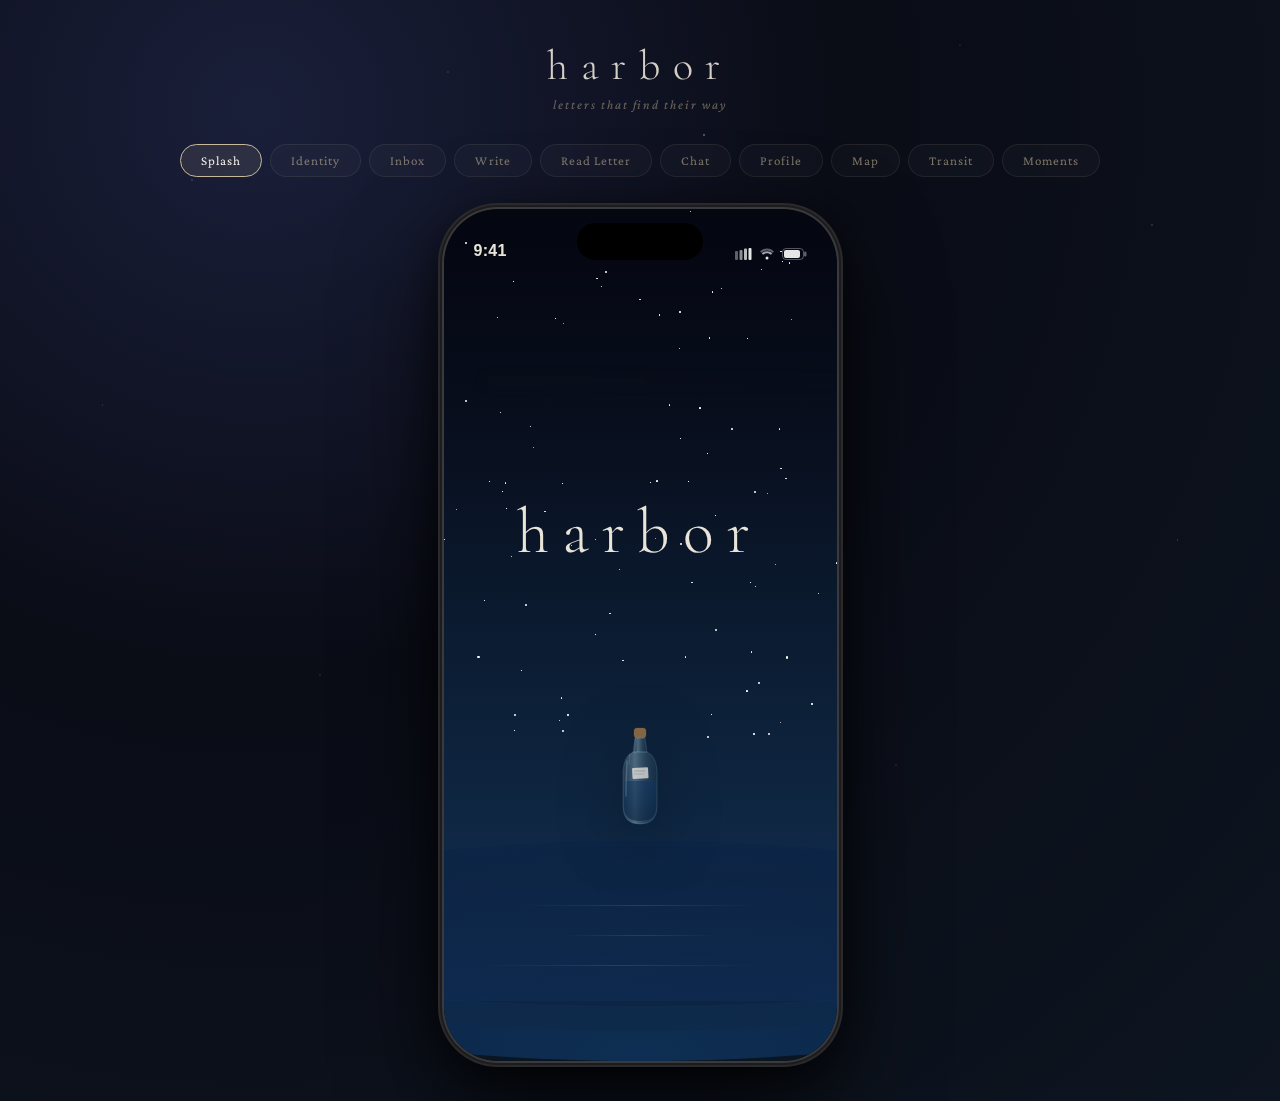
<file: harbor-iphone.html>
<!DOCTYPE html>
<html lang="en">
<head>
<meta charset="UTF-8">
<meta name="viewport" content="width=device-width, initial-scale=1.0">
<title>Harbor — letters that find their way</title>
<link href="https://fonts.googleapis.com/css2?family=Cormorant+Garamond:ital,wght@0,300;0,400;0,600;1,300;1,400&family=Crimson+Pro:ital,wght@0,300;0,400;1,300&display=swap" rel="stylesheet">
<style>
* { margin: 0; padding: 0; box-sizing: border-box; }
:root {
  --ink: #1a1a2e; --deep: #0a0e1a; --ocean: #0f3460; --wave: #16213e;
  --foam: #e8e4d9; --parchment: #f5f0e8; --sand: #c9b99a; --gold: #c4972f;
  --bg: #0d0f18;
}

body {
  font-family: 'Crimson Pro', serif;
  background: radial-gradient(ellipse at 20% 10%, #1a1f3a 0%, #0a0c16 40%, #0d1520 100%);
  min-height: 100vh;
  display: flex;
  flex-direction: column;
  align-items: center;
  justify-content: center;
  padding: 40px 20px;
  overflow-x: hidden;
}

/* Ambient background particles */
body::before {
  content: '';
  position: fixed;
  inset: 0;
  background-image:
    radial-gradient(1px 1px at 15% 20%, rgba(255,255,255,0.4) 0%, transparent 100%),
    radial-gradient(1px 1px at 35% 8%, rgba(255,255,255,0.3) 0%, transparent 100%),
    radial-gradient(1.5px 1.5px at 55% 15%, rgba(255,255,255,0.5) 0%, transparent 100%),
    radial-gradient(1px 1px at 75% 5%, rgba(255,255,255,0.2) 0%, transparent 100%),
    radial-gradient(1px 1px at 90% 25%, rgba(255,255,255,0.4) 0%, transparent 100%),
    radial-gradient(1px 1px at 8% 45%, rgba(255,255,255,0.2) 0%, transparent 100%),
    radial-gradient(1px 1px at 92% 60%, rgba(255,255,255,0.3) 0%, transparent 100%),
    radial-gradient(1.5px 1.5px at 25% 75%, rgba(255,255,255,0.15) 0%, transparent 100%),
    radial-gradient(1px 1px at 70% 85%, rgba(255,255,255,0.25) 0%, transparent 100%),
    radial-gradient(1px 1px at 45% 90%, rgba(255,255,255,0.2) 0%, transparent 100%);
  pointer-events: none;
  z-index: 0;
}

/* Page title */
.page-brand {
  text-align: center;
  margin-bottom: 32px;
  position: relative;
  z-index: 2;
}
.page-brand h1 {
  font-family: 'Cormorant Garamond', serif;
  font-size: 42px;
  font-weight: 300;
  letter-spacing: 0.3em;
  color: var(--foam);
  opacity: 0.9;
}
.page-brand p {
  font-size: 13px;
  color: var(--sand);
  opacity: 0.5;
  letter-spacing: 0.15em;
  font-style: italic;
  margin-top: 6px;
}

/* Navigation pills */
.nav-pills {
  display: flex;
  gap: 8px;
  justify-content: center;
  flex-wrap: wrap;
  margin-bottom: 32px;
  position: relative;
  z-index: 2;
}
.nav-pills button {
  background: rgba(255,255,255,0.04);
  border: 1px solid rgba(201,185,154,0.18);
  color: var(--sand);
  padding: 8px 20px;
  border-radius: 30px;
  font-family: 'Crimson Pro', serif;
  font-size: 13px;
  cursor: pointer;
  letter-spacing: 0.08em;
  transition: all 0.3s ease;
  opacity: 0.6;
  backdrop-filter: blur(4px);
}
.nav-pills button:hover { opacity: 0.9; border-color: rgba(201,185,154,0.4); }
.nav-pills button.active {
  opacity: 1;
  background: rgba(201,185,154,0.12);
  border-color: var(--sand);
  color: var(--parchment);
}

/* iPhone 14 Pro frame */
.iphone-wrapper {
  position: relative;
  z-index: 2;
  width: 393px;
  height: 852px;
  /* Phone frame */
  background: #1c1c1e;
  border-radius: 54px;
  box-shadow:
    0 0 0 2px #3a3a3c,
    0 0 0 4px #1c1c1e,
    0 0 0 6px #2a2a2c,
    0 40px 100px rgba(0,0,0,0.8),
    0 10px 40px rgba(0,0,0,0.6),
    inset 0 0 0 1px rgba(255,255,255,0.06);
  overflow: hidden;
  flex-shrink: 0;
}

/* Side buttons */
.iphone-wrapper::before {
  content: '';
  position: absolute;
  left: -4px;
  top: 140px;
  width: 4px;
  height: 34px;
  background: #2c2c2e;
  border-radius: 2px 0 0 2px;
  box-shadow: 0 44px 0 #2c2c2e, 0 82px 0 #2c2c2e;
  z-index: 20;
}
.iphone-wrapper::after {
  content: '';
  position: absolute;
  right: -4px;
  top: 180px;
  width: 4px;
  height: 70px;
  background: #2c2c2e;
  border-radius: 0 2px 2px 0;
  z-index: 20;
}

/* Screen area */
.iphone-screen {
  position: absolute;
  inset: 0;
  border-radius: 54px;
  overflow: hidden;
  background: var(--deep);
}

/* Dynamic Island */
.dynamic-island {
  position: absolute;
  top: 14px;
  left: 50%;
  transform: translateX(-50%);
  width: 126px;
  height: 37px;
  background: #000;
  border-radius: 20px;
  z-index: 100;
}

/* Status bar */
.status-bar {
  position: absolute;
  top: 0;
  left: 0;
  right: 0;
  height: 59px;
  z-index: 50;
  display: flex;
  align-items: flex-end;
  justify-content: space-between;
  padding: 0 30px 8px;
  background: transparent;
  pointer-events: none;
}
.status-time {
  font-size: 16px;
  font-weight: 600;
  color: var(--foam);
  font-family: -apple-system, sans-serif;
  letter-spacing: 0.02em;
}
.status-icons {
  display: flex;
  align-items: center;
  gap: 7px;
}
.status-icons svg { opacity: 0.9; }

/* App screens container */
.screens-container {
  position: absolute;
  inset: 0;
  border-radius: 54px;
  overflow: hidden;
}

.screen { display: none; width: 100%; height: 100%; overflow-y: auto; overflow-x: hidden; }
.screen.active { display: block; }
.screen::-webkit-scrollbar { display: none; }

/* ===== SPLASH ===== */
.splash {
  height: 100%;
  position: relative;
  display: flex;
  flex-direction: column;
  align-items: center;
  justify-content: center;
  overflow: hidden;
  background: linear-gradient(180deg, #040610 0%, #080e1d 25%, #0c1e35 55%, #0f2845 75%, #091520 100%);
}
.splash-stars { position: absolute; inset: 0; pointer-events: none; }
.splash-star {
  position: absolute;
  border-radius: 50%;
  background: white;
  animation: twinkle var(--d, 3s) var(--delay, 0s) infinite alternate ease-in-out;
}
@keyframes twinkle {
  from { opacity: var(--o, 0.3); transform: scale(1); }
  to { opacity: calc(var(--o, 0.3) * 0.2); transform: scale(0.6); }
}

.splash-waves { position: absolute; bottom: 0; left: 0; width: 100%; height: 50%; pointer-events: none; }
.splash-wave {
  position: absolute;
  width: 250%;
  left: -75%;
  border-radius: 50%;
  opacity: 0.9;
}
.w1 { bottom: 0; height: 220px; background: radial-gradient(ellipse at 50% 100%, #0e3158 0%, #0a2040 100%); animation: wave1 9s ease-in-out infinite; }
.w2 { bottom: 30px; height: 190px; background: radial-gradient(ellipse at 40% 100%, rgba(15,40,70,0.7) 0%, transparent 100%); animation: wave2 11s ease-in-out infinite reverse; }
.w3 { bottom: 55px; height: 160px; background: radial-gradient(ellipse at 60% 100%, rgba(12,30,58,0.5) 0%, transparent 100%); animation: wave3 13s ease-in-out infinite; }
@keyframes wave1 { 0%,100%{transform:translateX(0) scaleY(1)} 50%{transform:translateX(-4%) scaleY(1.06)} }
@keyframes wave2 { 0%,100%{transform:translateX(-2%)} 50%{transform:translateX(4%)} }
@keyframes wave3 { 0%,100%{transform:translateX(3%)} 50%{transform:translateX(-5%)} }

/* Subtle ocean shimmer */
.ocean-shimmer {
  position: absolute;
  bottom: 60px;
  left: 0; right: 0;
  height: 120px;
  background: linear-gradient(0deg, rgba(15,50,100,0.3) 0%, transparent 100%);
  pointer-events: none;
}
.shimmer-line {
  position: absolute;
  height: 1px;
  background: linear-gradient(90deg, transparent, rgba(196,151,47,0.2), transparent);
  animation: shimmerMove var(--sd, 4s) var(--ss, 0s) infinite ease-in-out;
}
@keyframes shimmerMove {
  0%,100%{opacity:0.2; transform: translateX(-10px) scaleX(0.8);}
  50%{opacity:0.6; transform: translateX(10px) scaleX(1.2);}
}

.bottle-float {
  position: absolute;
  bottom: 26%;
  left: 50%;
  transform: translateX(-50%);
  animation: bottleFloat 7s ease-in-out infinite;
  z-index: 15;
  filter: drop-shadow(0 12px 30px rgba(0,0,0,0.6));
}
@keyframes bottleFloat {
  0%,100%{transform:translateX(-50%) rotate(-6deg) translateY(0);}
  30%{transform:translateX(calc(-50% + 10px)) rotate(3deg) translateY(-10px);}
  65%{transform:translateX(calc(-50% - 8px)) rotate(-9deg) translateY(5px);}
}

.splash-content {
  position: relative;
  z-index: 20;
  text-align: center;
  padding-top: 80px;
  padding-bottom: 260px;
}
.splash-wordmark {
  font-family: 'Cormorant Garamond', serif;
  font-size: 64px;
  font-weight: 300;
  letter-spacing: 0.2em;
  color: var(--foam);
  line-height: 1;
  animation: fadeUp 1.4s ease-out both;
}
.splash-tagline {
  font-size: 13px;
  font-weight: 300;
  color: var(--sand);
  letter-spacing: 0.12em;
  font-style: italic;
  margin-top: 12px;
  opacity: 0;
  animation: fadeUp 1.4s 0.4s ease-out both;
}
@keyframes fadeUp {
  from { opacity: 0; transform: translateY(18px); }
  to { opacity: 1; transform: translateY(0); }
}
.splash-cta {
  position: absolute;
  bottom: 72px;
  left: 50%;
  transform: translateX(-50%);
  z-index: 20;
  text-align: center;
  opacity: 0;
  animation: fadeUp 1.4s 0.9s ease-out both;
  width: 200px;
}
.btn-begin {
  display: block;
  width: 100%;
  padding: 15px 0;
  border: 1px solid rgba(201,185,154,0.5);
  color: var(--parchment);
  font-family: 'Cormorant Garamond', serif;
  font-size: 15px;
  letter-spacing: 0.25em;
  text-transform: uppercase;
  cursor: pointer;
  background: rgba(201,185,154,0.06);
  border-radius: 2px;
  transition: all 0.4s;
  backdrop-filter: blur(4px);
}
.btn-begin:hover { background: rgba(201,185,154,0.15); border-color: var(--sand); }
.splash-hint {
  margin-top: 12px;
  font-size: 11px;
  color: rgba(232,228,217,0.25);
  letter-spacing: 0.06em;
}

/* ===== HOME / INBOX ===== */
.home-screen {
  min-height: 100%;
  background: linear-gradient(180deg, #08101e 0%, #0a0e1a 100%);
  padding-bottom: 90px;
  padding-top: 59px;
}
.home-header {
  padding: 20px 24px 16px;
  display: flex;
  align-items: center;
  justify-content: space-between;
  position: sticky;
  top: 59px;
  background: rgba(8,16,30,0.9);
  backdrop-filter: blur(12px);
  z-index: 10;
  border-bottom: 1px solid rgba(201,185,154,0.06);
}
.home-logo {
  font-family: 'Cormorant Garamond', serif;
  font-size: 26px;
  font-weight: 300;
  letter-spacing: 0.2em;
  color: var(--foam);
}
.avatar-btn {
  display: flex;
  align-items: center;
  gap: 9px;
  cursor: pointer;
  transition: opacity 0.2s;
}
.avatar-btn:hover { opacity: 0.8; }
.avatar-circle {
  width: 38px;
  height: 38px;
  border-radius: 50%;
  background: radial-gradient(circle at 35% 30%, #1e4a6e, #0d1b2a);
  border: 1.5px solid rgba(196,151,47,0.5);
  position: relative;
  overflow: hidden;
  box-shadow: 0 0 12px rgba(196,151,47,0.2);
}
.avatar-lh {
  position: absolute;
  bottom: 4px;
  left: 50%;
  transform: translateX(-50%);
  width: 8px;
  height: 18px;
  background: rgba(232,228,217,0.5);
  clip-path: polygon(22% 100%, 78% 100%, 62% 0%, 38% 0%);
}
.avatar-top {
  position: absolute;
  top: 5px;
  left: 50%;
  transform: translateX(-50%);
  width: 12px;
  height: 7px;
  background: rgba(196,151,47,0.85);
  border-radius: 3px 3px 0 0;
  box-shadow: 0 0 10px rgba(196,151,47,0.6);
}
.avatar-name { font-size: 12px; color: var(--sand); letter-spacing: 0.04em; }

.inbox-section {
  padding: 24px 20px 12px;
}
.inbox-label {
  font-size: 10px;
  letter-spacing: 0.3em;
  text-transform: uppercase;
  color: rgba(201,185,154,0.4);
  margin-bottom: 14px;
  display: flex;
  align-items: center;
  gap: 10px;
}
.inbox-label::after {
  content: '';
  flex: 1;
  height: 1px;
  background: rgba(201,185,154,0.08);
}

.new-letter-banner {
  margin: 0 20px 16px;
  padding: 18px 20px;
  background: linear-gradient(135deg, rgba(196,151,47,0.08) 0%, rgba(196,151,47,0.03) 100%);
  border: 1px solid rgba(196,151,47,0.25);
  border-radius: 8px;
  cursor: pointer;
  transition: all 0.3s;
  position: relative;
  overflow: hidden;
}
.new-letter-banner::before {
  content: '';
  position: absolute;
  top: 0; left: 0;
  width: 3px;
  height: 100%;
  background: var(--gold);
}
.new-letter-banner:hover {
  background: linear-gradient(135deg, rgba(196,151,47,0.14) 0%, rgba(196,151,47,0.06) 100%);
  border-color: rgba(196,151,47,0.4);
}
.new-badge {
  display: inline-flex;
  align-items: center;
  gap: 5px;
  font-size: 10px;
  letter-spacing: 0.12em;
  text-transform: uppercase;
  color: var(--gold);
  margin-bottom: 8px;
}
.new-badge-dot {
  width: 5px; height: 5px;
  background: var(--gold);
  border-radius: 50%;
  animation: glow 2s infinite;
}
@keyframes glow { 0%,100%{opacity:0.4; box-shadow:0 0 0 0 rgba(196,151,47,0.4);} 50%{opacity:1; box-shadow:0 0 0 4px rgba(196,151,47,0);} }
.banner-preview {
  font-size: 15px;
  line-height: 1.6;
  color: rgba(232,228,217,0.75);
  font-style: italic;
  margin-bottom: 10px;
}
.banner-meta {
  display: flex;
  align-items: center;
  justify-content: space-between;
}
.banner-from {
  font-size: 11px;
  color: var(--sand);
  opacity: 0.6;
  font-style: italic;
  letter-spacing: 0.04em;
}
.banner-arrow {
  font-size: 18px;
  color: rgba(196,151,47,0.5);
  transition: transform 0.2s;
}
.new-letter-banner:hover .banner-arrow { transform: translateX(4px); }

.letter-card {
  margin: 0 20px 10px;
  border: 1px solid rgba(201,185,154,0.1);
  border-radius: 6px;
  background: rgba(255,255,255,0.02);
  padding: 16px 18px;
  cursor: pointer;
  transition: all 0.25s;
  position: relative;
  overflow: hidden;
}
.letter-card::before {
  content: '';
  position: absolute;
  left: 0; top: 0; bottom: 0;
  width: 3px;
  background: var(--gold);
  opacity: 0;
  transition: opacity 0.25s;
  border-radius: 0 2px 2px 0;
}
.letter-card:hover { background: rgba(255,255,255,0.04); border-color: rgba(201,185,154,0.2); }
.letter-card:hover::before, .letter-card.unread::before { opacity: 1; }
.letter-card.unread { background: rgba(196,151,47,0.03); }
.lc-top {
  display: flex;
  justify-content: space-between;
  align-items: center;
  margin-bottom: 8px;
}
.lc-from { font-size: 12px; letter-spacing: 0.06em; color: var(--sand); font-style: italic; display: flex; align-items: center; gap: 6px; }
.lc-unread-dot { width: 5px; height: 5px; background: var(--gold); border-radius: 50%; animation: glow 2s infinite; }
.lc-date { font-size: 10px; color: rgba(232,228,217,0.25); letter-spacing: 0.04em; }
.lc-preview { font-size: 14px; line-height: 1.65; color: rgba(232,228,217,0.6); font-style: italic; }

.send-another-btn {
  margin: 4px 20px 0;
  width: calc(100% - 40px);
  padding: 12px;
  background: transparent;
  border: 1px dashed rgba(201,185,154,0.18);
  border-radius: 6px;
  color: rgba(201,185,154,0.4);
  font-family: 'Crimson Pro', serif;
  font-size: 13px;
  letter-spacing: 0.08em;
  font-style: italic;
  cursor: pointer;
  transition: all 0.3s;
}
.send-another-btn:hover { border-color: rgba(201,185,154,0.35); color: rgba(201,185,154,0.7); }

.write-fab {
  position: sticky;
  bottom: 100px;
  left: calc(100% - 68px);
  width: 52px;
  height: 52px;
  background: linear-gradient(135deg, rgba(196,151,47,0.25), rgba(196,151,47,0.12));
  border: 1px solid rgba(196,151,47,0.5);
  border-radius: 50%;
  display: flex;
  align-items: center;
  justify-content: center;
  cursor: pointer;
  box-shadow: 0 4px 20px rgba(196,151,47,0.2);
  transition: all 0.3s;
  font-size: 22px;
  z-index: 5;
  margin-right: 16px;
}
.write-fab:hover {
  background: linear-gradient(135deg, rgba(196,151,47,0.4), rgba(196,151,47,0.2));
  box-shadow: 0 6px 28px rgba(196,151,47,0.35);
  transform: scale(1.05);
}

/* Tab bar */
.tab-bar {
  position: sticky;
  bottom: 0;
  left: 0; right: 0;
  background: rgba(6,10,20,0.96);
  border-top: 1px solid rgba(201,185,154,0.08);
  display: flex;
  padding: 10px 0 28px;
  backdrop-filter: blur(16px);
  z-index: 50;
}
.tab-item {
  flex: 1;
  text-align: center;
  cursor: pointer;
  transition: all 0.2s;
  font-size: 9.5px;
  letter-spacing: 0.08em;
  text-transform: uppercase;
  color: var(--foam);
  padding-top: 2px;
  opacity: 0.3;
}
.tab-item.active { opacity: 1; color: var(--sand); }
.tab-item:hover { opacity: 0.7; }
.tab-icon { font-size: 22px; display: block; margin-bottom: 3px; }

/* ===== WRITE ===== */
.write-screen {
  min-height: 100%;
  background: linear-gradient(160deg, #0d1e32 0%, #08101e 100%);
  padding-bottom: 24px;
  padding-top: 59px;
}
.write-header {
  padding: 16px 20px 14px;
  display: flex;
  align-items: center;
  gap: 14px;
  border-bottom: 1px solid rgba(201,185,154,0.07);
  position: sticky;
  top: 59px;
  background: rgba(12,20,32,0.92);
  backdrop-filter: blur(10px);
  z-index: 10;
}
.back-btn {
  width: 32px; height: 32px;
  display: flex; align-items: center; justify-content: center;
  background: rgba(255,255,255,0.04);
  border: 1px solid rgba(201,185,154,0.1);
  border-radius: 50%;
  color: var(--foam);
  font-size: 16px;
  cursor: pointer;
  transition: all 0.2s;
}
.back-btn:hover { background: rgba(255,255,255,0.08); }
.write-title {
  font-family: 'Cormorant Garamond', serif;
  font-size: 18px;
  font-weight: 300;
  font-style: italic;
  color: var(--foam);
  letter-spacing: 0.08em;
}

.paper-wrap {
  margin: 20px 18px 0;
  background: var(--parchment);
  border-radius: 4px;
  box-shadow: 0 8px 40px rgba(0,0,0,0.5), 0 2px 10px rgba(0,0,0,0.3);
  overflow: hidden;
}
.paper-top {
  height: 4px;
  background: linear-gradient(90deg, rgba(196,151,47,0.4) 0%, rgba(196,151,47,0.15) 100%);
}
.paper-inner {
  padding: 28px 22px;
  min-height: 280px;
  position: relative;
}
.paper-inner::before {
  content: '';
  position: absolute;
  inset: 28px 22px;
  background: repeating-linear-gradient(transparent, transparent 27px, rgba(201,185,154,0.28) 27px, rgba(201,185,154,0.28) 28px);
  pointer-events: none;
}
.letter-textarea {
  width: 100%;
  min-height: 250px;
  background: transparent;
  border: none;
  outline: none;
  font-family: 'Crimson Pro', serif;
  font-size: 16.5px;
  line-height: 28px;
  color: var(--ink);
  resize: none;
  position: relative;
  z-index: 1;
}
.letter-textarea::placeholder { color: rgba(26,26,46,0.28); font-style: italic; }
.paper-footer {
  padding: 12px 22px 16px;
  border-top: 1px solid rgba(201,185,154,0.2);
  display: flex;
  align-items: center;
  justify-content: space-between;
}
.char-count { font-size: 11px; color: rgba(26,26,46,0.3); font-style: italic; }
.draw-pill {
  display: flex;
  align-items: center;
  gap: 6px;
  font-size: 12px;
  cursor: pointer;
  background: none;
  border: 1px solid rgba(26,26,46,0.15);
  color: rgba(26,26,46,0.5);
  padding: 6px 14px;
  border-radius: 20px;
  font-family: 'Crimson Pro', serif;
  transition: all 0.2s;
}
.draw-pill:hover { border-color: rgba(26,26,46,0.3); color: rgba(26,26,46,0.8); }

.write-footer {
  padding: 20px 18px;
}
.send-note {
  font-size: 11.5px;
  color: rgba(232,228,217,0.3);
  text-align: center;
  letter-spacing: 0.04em;
  font-style: italic;
  margin-bottom: 14px;
  line-height: 1.7;
}
.send-note em { color: rgba(196,151,47,0.6); font-style: normal; }
.btn-send {
  width: 100%;
  padding: 15px;
  background: transparent;
  border: 1px solid rgba(196,151,47,0.4);
  color: var(--gold);
  font-family: 'Cormorant Garamond', serif;
  font-size: 18px;
  font-weight: 300;
  letter-spacing: 0.2em;
  cursor: pointer;
  transition: all 0.35s;
  border-radius: 4px;
  display: flex;
  align-items: center;
  justify-content: center;
  gap: 10px;
}
.btn-send:hover {
  background: rgba(196,151,47,0.08);
  border-color: var(--gold);
  box-shadow: 0 0 20px rgba(196,151,47,0.1);
}
.btn-send:active { transform: scale(0.98); }

/* ===== READ ===== */
.read-screen {
  min-height: 100%;
  background: linear-gradient(160deg, #0d1e32 0%, #08101e 100%);
  padding-bottom: 24px;
  padding-top: 59px;
}
.read-header {
  padding: 16px 20px 14px;
  display: flex;
  align-items: center;
  justify-content: space-between;
  border-bottom: 1px solid rgba(201,185,154,0.07);
  position: sticky;
  top: 59px;
  background: rgba(12,20,32,0.92);
  backdrop-filter: blur(10px);
  z-index: 10;
}
.read-from {
  font-family: 'Cormorant Garamond', serif;
  font-size: 16px;
  font-weight: 300;
  font-style: italic;
  color: var(--foam);
  letter-spacing: 0.06em;
}
.report-btn {
  font-size: 11px;
  cursor: pointer;
  letter-spacing: 0.06em;
  background: none;
  border: none;
  color: rgba(232,228,217,0.28);
  font-family: 'Crimson Pro', serif;
  transition: color 0.2s;
}
.report-btn:hover { color: rgba(232,228,217,0.6); }

.translation-bar {
  margin: 14px 18px 0;
  padding: 9px 14px;
  background: rgba(196,151,47,0.06);
  border: 1px solid rgba(196,151,47,0.18);
  border-radius: 6px;
  font-size: 11px;
  color: rgba(196,151,47,0.75);
  letter-spacing: 0.04em;
  display: flex;
  align-items: center;
  gap: 7px;
}

.letter-paper {
  margin: 14px 18px;
  background: var(--parchment);
  border-radius: 4px;
  box-shadow: 0 6px 30px rgba(0,0,0,0.45);
  overflow: hidden;
}
.letter-paper-top { height: 4px; background: linear-gradient(90deg, rgba(196,151,47,0.3), transparent); }
.letter-paper-inner {
  padding: 28px 22px;
  position: relative;
}
.letter-paper-inner::before {
  content: '';
  position: absolute;
  inset: 28px 22px;
  background: repeating-linear-gradient(transparent, transparent 27px, rgba(201,185,154,0.28) 27px, rgba(201,185,154,0.28) 28px);
  pointer-events: none;
}
.letter-text {
  font-family: 'Crimson Pro', serif;
  font-size: 16px;
  line-height: 28px;
  color: var(--ink);
  font-style: italic;
  position: relative;
  z-index: 1;
}
.letter-sketch {
  margin-top: 20px;
  border-top: 1px solid rgba(201,185,154,0.3);
  padding-top: 14px;
}
.sketch-placeholder {
  width: 100%;
  height: 80px;
  background: repeating-linear-gradient(45deg, transparent, transparent 4px, rgba(201,185,154,0.1) 4px, rgba(201,185,154,0.1) 5px);
  border-radius: 3px;
  display: flex;
  align-items: center;
  justify-content: center;
  font-size: 12px;
  color: rgba(26,26,46,0.3);
  font-style: italic;
}
.letter-sig {
  font-size: 11px;
  color: rgba(26,26,46,0.38);
  text-align: right;
  margin-top: 18px;
  font-style: italic;
  position: relative;
  z-index: 1;
  padding-bottom: 4px;
}

.letter-actions {
  margin: 4px 18px 0;
  display: flex;
  flex-direction: column;
  gap: 10px;
}
.btn-reply {
  width: 100%;
  padding: 14px;
  background: transparent;
  border: 1px solid rgba(196,151,47,0.4);
  color: var(--gold);
  font-family: 'Cormorant Garamond', serif;
  font-size: 17px;
  font-weight: 300;
  letter-spacing: 0.15em;
  cursor: pointer;
  transition: all 0.3s;
  border-radius: 4px;
}
.btn-reply:hover { background: rgba(196,151,47,0.08); border-color: var(--gold); }
.btn-release {
  width: 100%;
  padding: 11px;
  background: transparent;
  border: 1px solid rgba(201,185,154,0.1);
  color: rgba(232,228,217,0.28);
  font-family: 'Crimson Pro', serif;
  font-size: 13px;
  letter-spacing: 0.08em;
  font-style: italic;
  cursor: pointer;
  transition: all 0.3s;
  border-radius: 4px;
}
.btn-release:hover { border-color: rgba(201,185,154,0.2); color: rgba(232,228,217,0.5); }

/* ===== CHAT ===== */
.chat-screen {
  height: 100%;
  display: flex;
  flex-direction: column;
  background: linear-gradient(180deg, #060d18 0%, #0a0e1a 100%);
  padding-top: 59px;
}
.chat-header {
  padding: 14px 18px;
  display: flex;
  align-items: center;
  justify-content: space-between;
  border-bottom: 1px solid rgba(201,185,154,0.07);
  background: rgba(6,13,24,0.94);
  backdrop-filter: blur(12px);
  flex-shrink: 0;
}
.chat-user {
  display: flex;
  align-items: center;
  gap: 10px;
}
.chat-avatar {
  width: 34px; height: 34px;
  border-radius: 50%;
  background: radial-gradient(circle at 35% 30%, #1a3a5c, #0c1828);
  border: 1.5px solid rgba(201,185,154,0.25);
  position: relative;
  overflow: hidden;
}
.chat-avatar::before {
  content: '';
  position: absolute;
  bottom: 4px; left: 50%;
  transform: translateX(-50%);
  width: 7px; height: 14px;
  background: rgba(232,228,217,0.45);
  clip-path: polygon(22% 100%, 78% 100%, 62% 0%, 38% 0%);
}
.chat-avatar::after {
  content: '';
  position: absolute;
  top: 4px; left: 50%;
  transform: translateX(-50%);
  width: 10px; height: 6px;
  background: rgba(196,151,47,0.6);
  border-radius: 2px 2px 0 0;
}
.chat-name { font-size: 14px; color: var(--foam); letter-spacing: 0.04em; }
.chat-status { font-size: 10px; color: var(--sand); opacity: 0.55; font-style: italic; }
.chat-del { font-size: 11px; cursor: pointer; background: none; border: none; color: rgba(232,228,217,0.22); font-family: 'Crimson Pro', serif; letter-spacing: 0.04em; transition: color 0.2s; }
.chat-del:hover { color: rgba(220,100,100,0.55); }

.chat-messages {
  flex: 1;
  padding: 16px 16px 8px;
  display: flex;
  flex-direction: column;
  gap: 10px;
  overflow-y: auto;
}
.chat-messages::-webkit-scrollbar { display: none; }
.chat-thread-start {
  text-align: center;
  font-size: 11px;
  color: rgba(232,228,217,0.2);
  font-style: italic;
  letter-spacing: 0.04em;
  margin-bottom: 4px;
}
.msg { max-width: 80%; }
.msg.them { align-self: flex-start; }
.msg.me { align-self: flex-end; }
.msg-bubble {
  padding: 11px 15px;
  font-size: 14.5px;
  line-height: 1.65;
  font-style: italic;
  border-radius: 16px;
}
.msg.them .msg-bubble {
  background: rgba(15,48,92,0.55);
  border: 1px solid rgba(201,185,154,0.1);
  color: rgba(232,228,217,0.88);
  border-bottom-left-radius: 4px;
}
.msg.me .msg-bubble {
  background: rgba(196,151,47,0.14);
  border: 1px solid rgba(196,151,47,0.22);
  color: rgba(232,228,217,0.92);
  border-bottom-right-radius: 4px;
}
.msg-time { font-size: 9.5px; color: rgba(232,228,217,0.18); margin-top: 3px; letter-spacing: 0.04em; padding: 0 4px; }
.msg.me .msg-time { text-align: right; }
.tl-note { font-size: 10px; color: rgba(196,151,47,0.45); font-style: italic; margin-top: 2px; padding-left: 2px; }

.contact-bar {
  margin: 0 14px 10px;
  padding: 10px 14px;
  background: rgba(196,151,47,0.05);
  border: 1px solid rgba(196,151,47,0.14);
  border-radius: 8px;
  font-size: 11.5px;
  color: rgba(196,151,47,0.55);
  text-align: center;
  cursor: pointer;
  transition: all 0.3s;
  letter-spacing: 0.04em;
  font-style: italic;
  flex-shrink: 0;
}
.contact-bar:hover { background: rgba(196,151,47,0.1); color: rgba(196,151,47,0.9); }

.chat-input-row {
  padding: 10px 14px 30px;
  border-top: 1px solid rgba(201,185,154,0.07);
  background: rgba(6,10,20,0.94);
  backdrop-filter: blur(12px);
  display: flex;
  gap: 10px;
  align-items: flex-end;
  flex-shrink: 0;
}
.chat-input {
  flex: 1;
  background: rgba(255,255,255,0.04);
  border: 1px solid rgba(201,185,154,0.12);
  border-radius: 20px;
  padding: 11px 16px;
  color: var(--foam);
  font-family: 'Crimson Pro', serif;
  font-size: 14.5px;
  font-style: italic;
  outline: none;
  resize: none;
  min-height: 42px;
  max-height: 90px;
  line-height: 1.5;
}
.chat-input::placeholder { color: rgba(232,228,217,0.2); }
.chat-input:focus { border-color: rgba(201,185,154,0.25); }
.send-btn {
  width: 40px; height: 40px;
  background: rgba(196,151,47,0.18);
  border: 1px solid rgba(196,151,47,0.35);
  border-radius: 50%;
  color: var(--gold);
  cursor: pointer;
  font-size: 16px;
  display: flex;
  align-items: center;
  justify-content: center;
  transition: all 0.25s;
  flex-shrink: 0;
}
.send-btn:hover { background: rgba(196,151,47,0.3); }

/* ===== PROFILE ===== */
.profile-screen {
  min-height: 100%;
  background: linear-gradient(180deg, #08101e 0%, #0a0e1a 100%);
  padding-bottom: 90px;
  padding-top: 59px;
}
.profile-head {
  padding: 28px 24px 24px;
  text-align: center;
  border-bottom: 1px solid rgba(201,185,154,0.07);
}
.profile-av-large {
  width: 76px; height: 76px;
  border-radius: 50%;
  margin: 0 auto 16px;
  background: radial-gradient(circle at 35% 30%, #1e4a6e, #0d1b2a);
  border: 2px solid rgba(196,151,47,0.4);
  position: relative;
  overflow: hidden;
  box-shadow: 0 0 24px rgba(196,151,47,0.15);
}
.profile-av-large::before {
  content: '';
  position: absolute;
  bottom: 8px; left: 50%;
  transform: translateX(-50%);
  width: 16px; height: 34px;
  background: rgba(232,228,217,0.5);
  clip-path: polygon(22% 100%, 78% 100%, 62% 0%, 38% 0%);
}
.profile-av-large::after {
  content: '';
  position: absolute;
  top: 10px; left: 50%;
  transform: translateX(-50%);
  width: 24px; height: 14px;
  background: rgba(196,151,47,0.8);
  border-radius: 4px 4px 0 0;
  box-shadow: 0 0 20px rgba(196,151,47,0.6);
}
.profile-name-text {
  font-family: 'Cormorant Garamond', serif;
  font-size: 26px;
  font-weight: 300;
  letter-spacing: 0.12em;
  color: var(--foam);
  margin-bottom: 5px;
}
.profile-since { font-size: 11.5px; color: var(--sand); opacity: 0.45; font-style: italic; }

.stats-grid {
  display: flex;
  margin: 24px 18px;
  border: 1px solid rgba(201,185,154,0.1);
  border-radius: 8px;
  overflow: hidden;
}
.stat-cell {
  flex: 1;
  text-align: center;
  padding: 18px 10px;
  border-right: 1px solid rgba(201,185,154,0.08);
}
.stat-cell:last-child { border-right: none; }
.stat-n {
  font-family: 'Cormorant Garamond', serif;
  font-size: 32px;
  font-weight: 300;
  color: var(--gold);
  line-height: 1;
  margin-bottom: 5px;
}
.stat-l { font-size: 10px; color: rgba(232,228,217,0.3); letter-spacing: 0.1em; text-transform: uppercase; }

.lighthouse-section {
  margin: 0 18px;
  padding: 24px;
  background: rgba(255,255,255,0.02);
  border: 1px solid rgba(201,185,154,0.08);
  border-radius: 8px;
  text-align: center;
}
.lh-title {
  font-size: 10px;
  letter-spacing: 0.2em;
  text-transform: uppercase;
  color: rgba(201,185,154,0.4);
  margin-bottom: 20px;
}
.lh-svg-wrap { display: inline-block; position: relative; }
.lh-beam {
  position: absolute;
  top: 22px; left: 50%;
  width: 100px; height: 1.5px;
  background: linear-gradient(90deg, rgba(196,151,47,0.9), transparent);
  transform-origin: left center;
  animation: beamSweep 4s ease-in-out infinite;
  filter: blur(0.5px);
}
@keyframes beamSweep {
  0%{transform:rotate(-55deg);opacity:1;}
  50%{transform:rotate(55deg);opacity:0.8;}
  100%{transform:rotate(-55deg);opacity:1;}
}
.lh-status { font-size: 12.5px; color: var(--gold); margin-top: 14px; font-style: italic; opacity: 0.8; }

.notif-block {
  margin: 16px 18px 0;
  padding: 18px;
  background: rgba(196,151,47,0.05);
  border: 1px solid rgba(196,151,47,0.18);
  border-radius: 8px;
  display: flex;
  gap: 12px;
  align-items: flex-start;
}
.notif-em { font-size: 22px; }
.notif-body { font-size: 13px; line-height: 1.65; color: rgba(232,228,217,0.65); font-style: italic; }
.notif-body strong { color: var(--gold); font-style: normal; }

/* Canvas modal */
.canvas-modal {
  display: none;
  position: absolute;
  inset: 0;
  background: rgba(6,10,20,0.95);
  z-index: 200;
  flex-direction: column;
  align-items: center;
  justify-content: center;
  backdrop-filter: blur(6px);
  border-radius: 54px;
  overflow: hidden;
}
.canvas-modal.open { display: flex; }
.canvas-box {
  background: var(--parchment);
  border-radius: 6px;
  padding: 16px;
  box-shadow: 0 0 60px rgba(0,0,0,0.6);
}
.canvas-title {
  font-family: 'Cormorant Garamond', serif;
  font-size: 16px;
  font-style: italic;
  color: var(--ink);
  text-align: center;
  margin-bottom: 12px;
  opacity: 0.6;
  letter-spacing: 0.06em;
}
#drawCanvas { cursor: crosshair; display: block; border-radius: 3px; }
.canvas-tools {
  display: flex;
  gap: 10px;
  margin-top: 12px;
  justify-content: center;
  align-items: center;
  flex-wrap: wrap;
}
.cdot {
  width: 24px; height: 24px;
  border-radius: 50%;
  cursor: pointer;
  border: 2px solid transparent;
  transition: border-color 0.2s;
}
.cdot.sel { border-color: var(--ink); transform: scale(1.15); }
.c-btn {
  padding: 5px 14px;
  background: none;
  border: 1px solid rgba(26,26,46,0.25);
  color: var(--ink);
  font-family: 'Crimson Pro', serif;
  font-size: 13px;
  cursor: pointer;
  border-radius: 16px;
  transition: all 0.2s;
}
.c-btn:hover { background: rgba(26,26,46,0.08); }
.c-btn.done-btn { background: var(--ink); color: var(--parchment); border-color: var(--ink); }

/* Send animation overlay */
.send-anim {
  display: none;
  position: absolute;
  inset: 0;
  background: linear-gradient(180deg, #040610 0%, #08101e 40%, #0c1e35 70%, #0f2845 100%);
  z-index: 200;
  flex-direction: column;
  align-items: center;
  justify-content: center;
  border-radius: 54px;
  overflow: hidden;
}
.send-anim.show { display: flex; }
.anim-bottle {
  font-size: 48px;
  animation: driftAway 3s ease-in forwards;
  margin-bottom: 24px;
}
@keyframes driftAway {
  0%{transform:translateY(0) rotate(0deg) scale(1); opacity:1;}
  100%{transform:translateY(-180px) translateX(60px) rotate(20deg) scale(0.3); opacity:0;}
}
.anim-text {
  font-family: 'Cormorant Garamond', serif;
  font-size: 22px;
  font-weight: 300;
  font-style: italic;
  color: var(--foam);
  letter-spacing: 0.12em;
  opacity: 0;
  animation: fadeIn 0.8s 0.8s ease-out both;
  text-align: center;
  padding: 0 30px;
}
@keyframes fadeIn { from{opacity:0;transform:translateY(8px);} to{opacity:1;transform:translateY(0);} }
.anim-sub {
  font-size: 13px;
  color: var(--sand);
  opacity: 0;
  font-style: italic;
  margin-top: 8px;
  letter-spacing: 0.06em;
  animation: fadeIn 0.8s 1.4s ease-out both;
}

/* Onboarding screen */
.onboard-screen {
  min-height: 100%;
  background: linear-gradient(180deg, #06111e 0%, #08101e 100%);
  padding-top: 59px;
  padding-bottom: 40px;
}
.onboard-header {
  padding: 24px 24px 0;
  text-align: center;
}
.onboard-title {
  font-family: 'Cormorant Garamond', serif;
  font-size: 26px;
  font-weight: 300;
  letter-spacing: 0.1em;
  color: var(--foam);
  margin-bottom: 8px;
  font-style: italic;
}
.onboard-sub { font-size: 13px; color: rgba(232,228,217,0.35); letter-spacing: 0.04em; font-style: italic; }
.onboard-names {
  padding: 28px 18px 20px;
  display: flex;
  flex-direction: column;
  gap: 10px;
}
.name-option {
  padding: 16px 20px;
  background: rgba(255,255,255,0.025);
  border: 1px solid rgba(201,185,154,0.12);
  border-radius: 8px;
  cursor: pointer;
  transition: all 0.25s;
  display: flex;
  align-items: center;
  justify-content: space-between;
}
.name-option:hover {
  background: rgba(196,151,47,0.06);
  border-color: rgba(196,151,47,0.3);
}
.name-option.chosen {
  background: rgba(196,151,47,0.1);
  border-color: rgba(196,151,47,0.5);
}
.name-text {
  font-family: 'Cormorant Garamond', serif;
  font-size: 20px;
  font-weight: 300;
  color: var(--foam);
  letter-spacing: 0.08em;
}
.name-radio {
  width: 18px; height: 18px;
  border: 1.5px solid rgba(201,185,154,0.3);
  border-radius: 50%;
  display: flex; align-items: center; justify-content: center;
}
.name-option.chosen .name-radio {
  border-color: var(--gold);
  background: rgba(196,151,47,0.2);
}
.name-option.chosen .name-radio::after {
  content: '';
  width: 8px; height: 8px;
  background: var(--gold);
  border-radius: 50%;
}
.onboard-note {
  margin: 0 18px;
  font-size: 11px;
  color: rgba(232,228,217,0.22);
  text-align: center;
  font-style: italic;
  letter-spacing: 0.04em;
  line-height: 1.7;
}
.btn-confirm {
  margin: 20px 18px 0;
  width: calc(100% - 36px);
  padding: 14px;
  background: transparent;
  border: 1px solid rgba(196,151,47,0.4);
  color: var(--gold);
  font-family: 'Cormorant Garamond', serif;
  font-size: 17px;
  font-weight: 300;
  letter-spacing: 0.18em;
  cursor: pointer;
  border-radius: 4px;
  transition: all 0.3s;
}
.btn-confirm:hover { background: rgba(196,151,47,0.08); border-color: var(--gold); }

/* scrollbar */
.screen::-webkit-scrollbar { display: none; }
* { -webkit-tap-highlight-color: transparent; }

/* V2 */
@keyframes wave1 { 0%,100%{transform:translateX(0) scaleY(1);} 50%{transform:translateX(8%) scaleY(1.1);} }
@keyframes wave2 { 0%,100%{transform:translateX(0) scaleY(1);} 50%{transform:translateX(-5%) scaleY(1.08);} }
@keyframes wave3 { 0%,100%{transform:translateX(0) scaleY(1);} 50%{transform:translateX(4%) scaleY(1.05);} }
.global-beam{position:absolute;inset:0;pointer-events:none;z-index:1;border-radius:54px;overflow:hidden;}
.global-beam::before{content:'';position:absolute;top:20%;left:10%;width:200%;height:4px;background:linear-gradient(90deg,rgba(196,151,47,0.07),rgba(196,151,47,0.02),transparent);transform-origin:left center;animation:globalBeamSweep 18s ease-in-out infinite;filter:blur(8px);border-radius:4px;}
@keyframes globalBeamSweep{0%{transform:rotate(-30deg);opacity:0;}15%{opacity:1;}50%{transform:rotate(30deg);opacity:0.6;}85%{opacity:1;}100%{transform:rotate(-30deg);opacity:0;}}
.map-screen{height:100%;background:linear-gradient(180deg,#040c16 0%,#060e1a 100%);display:flex;flex-direction:column;padding-top:59px;}
.map-header{padding:18px 20px 12px;display:flex;align-items:baseline;justify-content:space-between;flex-shrink:0;}
.map-title{font-family:'Cormorant Garamond',serif;font-size:22px;font-weight:300;letter-spacing:0.12em;color:var(--foam);}
.map-subtitle{font-size:11px;color:rgba(100,200,120,0.7);letter-spacing:0.06em;font-style:italic;animation:mapPulse 3s infinite;}
@keyframes mapPulse{0%,100%{opacity:0.7;}50%{opacity:1;}}
.map-canvas-wrap{position:relative;flex-shrink:0;}
#worldMap{display:block;width:100%;height:auto;}
.map-legend{position:absolute;bottom:8px;left:14px;display:flex;gap:12px;}
.legend-item{display:flex;align-items:center;gap:5px;font-size:9px;color:rgba(232,228,217,0.35);letter-spacing:0.06em;}
.legend-dot{width:6px;height:6px;border-radius:50%;}
.legend-dot.active{background:rgba(196,151,47,0.9);box-shadow:0 0 6px rgba(196,151,47,0.6);}
.legend-dot.storm{background:rgba(100,150,255,0.7);box-shadow:0 0 6px rgba(100,150,255,0.4);}
.legend-dot.drift{background:rgba(232,228,217,0.5);}
.map-you-section{padding:14px 20px;border-top:1px solid rgba(201,185,154,0.07);border-bottom:1px solid rgba(201,185,154,0.07);flex-shrink:0;}
.map-you-label{font-size:9px;letter-spacing:0.2em;text-transform:uppercase;color:rgba(201,185,154,0.35);margin-bottom:5px;}
.map-you-stat{font-size:13px;color:rgba(232,228,217,0.55);font-style:italic;line-height:1.5;}
.map-you-stat strong{color:var(--gold);font-style:normal;}
.map-recent{padding:14px 20px;flex:1;overflow:hidden;}
.map-recent-label{font-size:9px;letter-spacing:0.2em;text-transform:uppercase;color:rgba(201,185,154,0.3);margin-bottom:12px;}
.map-beacons{display:flex;flex-direction:column;gap:8px;}
.beacon-row{display:flex;align-items:center;gap:10px;padding:10px 12px;background:rgba(255,255,255,0.02);border:1px solid rgba(201,185,154,0.07);border-radius:8px;}
.beacon-dot-live{width:8px;height:8px;border-radius:50%;flex-shrink:0;}
.beacon-name{font-size:13px;color:rgba(232,228,217,0.6);font-style:italic;flex:1;}
.beacon-loc{font-size:10px;color:rgba(201,185,154,0.35);letter-spacing:0.04em;}
.beacon-dist{font-size:10px;color:rgba(196,151,47,0.5);font-style:italic;}
.write-options-block{margin:0 18px 4px;padding:18px;background:rgba(255,255,255,0.015);border:1px solid rgba(201,185,154,0.08);border-radius:6px;}
.write-opt-label{font-size:9px;letter-spacing:0.22em;text-transform:uppercase;color:rgba(201,185,154,0.35);margin-bottom:10px;}
.tone-pills{display:flex;gap:7px;flex-wrap:wrap;}
.tone-pill{padding:7px 14px;background:transparent;border:1px solid rgba(201,185,154,0.14);border-radius:20px;color:rgba(232,228,217,0.4);font-family:'Crimson Pro',serif;font-size:12.5px;font-style:italic;letter-spacing:0.04em;cursor:pointer;transition:all 0.25s;}
.tone-pill.active{border-color:rgba(196,151,47,0.6);background:rgba(196,151,47,0.1);color:var(--gold);}
.tone-pill:hover:not(.active){border-color:rgba(201,185,154,0.3);color:rgba(232,228,217,0.7);}
.dest-options{display:flex;gap:10px;}
.dest-opt{flex:1;padding:12px 10px;border:1px solid rgba(201,185,154,0.1);border-radius:8px;text-align:center;cursor:pointer;transition:all 0.25s;background:transparent;}
.dest-opt.active{border-color:rgba(196,151,47,0.45);background:rgba(196,151,47,0.07);}
.dest-icon{font-size:20px;margin-bottom:4px;}
.dest-name{font-size:13px;color:rgba(232,228,217,0.7);font-style:italic;letter-spacing:0.04em;}
.dest-sub{font-size:10px;color:rgba(201,185,154,0.35);letter-spacing:0.04em;margin-top:2px;}
.region-picker{margin-top:12px;}
.region-select{width:100%;padding:10px 14px;background:rgba(255,255,255,0.04);border:1px solid rgba(201,185,154,0.15);border-radius:6px;color:rgba(232,228,217,0.6);font-family:'Crimson Pro',serif;font-size:14px;font-style:italic;outline:none;appearance:none;cursor:pointer;}
.region-select option{background:#0d1b2a;color:var(--foam);}
.send-anim{display:none;position:absolute;inset:0;z-index:200;flex-direction:column;align-items:center;justify-content:center;background:linear-gradient(180deg,#020610 0%,#040c18 40%,#081830 70%,#0a1f3a 100%);border-radius:54px;overflow:hidden;}
.send-anim.show{display:flex;}
.sa-stars{position:absolute;inset:0;pointer-events:none;}
.sa-ocean{position:absolute;bottom:0;left:0;width:100%;height:30%;pointer-events:none;}
.sa-wave{position:absolute;width:220%;left:-60%;border-radius:50%;}
.sa-w1{bottom:0;height:120px;background:radial-gradient(ellipse at 50% 100%,#0e3158,#081525);animation:wave1 8s ease-in-out infinite;}
.sa-w2{bottom:20px;height:100px;background:radial-gradient(ellipse at 40% 100%,rgba(12,35,65,0.7),transparent);animation:wave2 10s ease-in-out infinite reverse;}
.sa-bottle{animation:bottleFlySend 3s cubic-bezier(0.25,0.1,0.25,1) forwards;margin-bottom:32px;position:relative;z-index:2;}
@keyframes bottleFlySend{0%{transform:translateY(60px) translateX(0) rotate(0deg) scale(1);opacity:1;}30%{transform:translateY(20px) translateX(15px) rotate(8deg) scale(1.05);opacity:1;}100%{transform:translateY(-220px) translateX(80px) rotate(25deg) scale(0.2);opacity:0;}}
.sa-content{text-align:center;padding:0 32px;position:relative;z-index:2;}
.sa-title{font-family:'Cormorant Garamond',serif;font-size:26px;font-weight:300;letter-spacing:0.18em;color:var(--foam);opacity:0;animation:fadeUp 0.7s 0.6s ease-out both;margin-bottom:10px;}
.sa-sub{font-size:13px;color:var(--sand);font-style:italic;opacity:0;animation:fadeUp 0.7s 1s ease-out both;letter-spacing:0.06em;margin-bottom:16px;}
.sa-tone-badge{display:inline-block;padding:5px 16px;border:1px solid rgba(196,151,47,0.3);border-radius:20px;font-size:11px;color:rgba(196,151,47,0.7);font-style:italic;letter-spacing:0.1em;opacity:0;animation:fadeUp 0.7s 1.3s ease-out both;}
@keyframes fadeUp{from{opacity:0;transform:translateY(8px);}to{opacity:1;transform:translateY(0);}}
.lh-level-row{display:flex;justify-content:center;align-items:center;gap:14px;margin-bottom:16px;}
.lh-level-badge{padding:4px 14px;border:1px solid rgba(196,151,47,0.45);border-radius:20px;font-size:11px;color:var(--gold);letter-spacing:0.12em;text-transform:uppercase;}
.lh-streak{font-size:12px;color:rgba(232,228,217,0.5);font-style:italic;}
.lh-xp-wrap{margin:16px 0 10px;}
.lh-xp-bar{height:3px;background:rgba(201,185,154,0.1);border-radius:2px;overflow:hidden;margin-bottom:7px;}
.lh-xp-fill{height:100%;background:linear-gradient(90deg,rgba(196,151,47,0.6),rgba(196,151,47,1));border-radius:2px;transition:width 0.5s ease;}
.lh-xp-label{font-size:10px;color:rgba(201,185,154,0.35);letter-spacing:0.06em;font-style:italic;}
.lh-reached{font-size:13px;color:rgba(232,228,217,0.45);font-style:italic;line-height:1.6;margin:12px 0 8px;}
.lh-reached strong{color:var(--gold);font-style:normal;}
.save-line-btn{display:flex;align-items:center;gap:7px;margin:10px 18px 0;padding:9px 16px;background:transparent;border:1px solid rgba(201,185,154,0.12);border-radius:20px;color:rgba(201,185,154,0.45);font-family:'Crimson Pro',serif;font-size:12px;font-style:italic;letter-spacing:0.06em;cursor:pointer;transition:all 0.3s;width:calc(100% - 36px);justify-content:center;}
.save-line-btn:hover{border-color:rgba(196,151,47,0.3);color:rgba(196,151,47,0.7);}
.save-line-btn.saved{border-color:rgba(196,151,47,0.5);color:var(--gold);}
.moments-screen{min-height:100%;background:linear-gradient(160deg,#06111e 0%,#080f1c 100%);padding-top:59px;padding-bottom:40px;}
.moments-intro{padding:8px 20px 20px;font-size:13px;color:rgba(232,228,217,0.3);font-style:italic;letter-spacing:0.04em;}
.moments-list{padding:0 18px;display:flex;flex-direction:column;gap:12px;}
.moment-card{padding:20px 22px;background:var(--parchment);border-radius:4px;box-shadow:0 4px 20px rgba(0,0,0,0.35);position:relative;overflow:hidden;}
.moment-card::before{content:'"';position:absolute;top:-4px;left:10px;font-family:'Cormorant Garamond',serif;font-size:72px;color:rgba(26,26,46,0.07);line-height:1;pointer-events:none;}
.moment-text{font-family:'Crimson Pro',serif;font-size:16px;line-height:1.7;color:var(--ink);font-style:italic;position:relative;z-index:1;}
.moment-meta{display:flex;justify-content:space-between;margin-top:12px;padding-top:10px;border-top:1px solid rgba(201,185,154,0.3);}
.moment-from{font-size:11px;color:rgba(26,26,46,0.4);font-style:italic;}
.moment-date{font-size:10px;color:rgba(26,26,46,0.3);letter-spacing:0.04em;}
.profile-nav-link{margin:0 18px 16px;padding:14px 18px;background:rgba(255,255,255,0.02);border:1px solid rgba(201,185,154,0.08);border-radius:8px;display:flex;justify-content:space-between;align-items:center;cursor:pointer;font-family:'Crimson Pro',serif;font-size:14px;font-style:italic;color:rgba(232,228,217,0.55);letter-spacing:0.04em;transition:all 0.2s;}
.profile-nav-link:hover{background:rgba(196,151,47,0.04);border-color:rgba(196,151,47,0.2);color:rgba(232,228,217,0.8);}
.pnl-count{font-size:11px;color:rgba(196,151,47,0.6);font-style:normal;}
.chat-messages{position:relative;}
.chat-messages::before{content:'';position:absolute;inset:0;background:repeating-linear-gradient(0deg,transparent 0px,transparent 38px,rgba(15,52,96,0.04) 38px,rgba(15,52,96,0.04) 39px);pointer-events:none;z-index:0;}
.msg,.typing-indicator,.chat-thread-start{position:relative;z-index:1;}
.typing-indicator{align-self:flex-start;}
.typing-bubble{display:inline-flex;gap:4px;align-items:center;padding:12px 16px;background:rgba(15,48,92,0.55);border:1px solid rgba(201,185,154,0.1);border-radius:16px;border-bottom-left-radius:4px;}
.typing-bubble span{width:5px;height:5px;background:rgba(232,228,217,0.4);border-radius:50%;animation:typingDot 1.2s infinite ease-in-out;}
.typing-bubble span:nth-child(2){animation-delay:0.2s;}
.typing-bubble span:nth-child(3){animation-delay:0.4s;}
@keyframes typingDot{0%,60%,100%{transform:translateY(0);opacity:0.4;}30%{transform:translateY(-5px);opacity:1;}}
.react-btn{position:absolute;bottom:-8px;right:8px;width:22px;height:22px;border-radius:50%;background:rgba(10,14,26,0.9);border:1px solid rgba(201,185,154,0.15);color:rgba(201,185,154,0.35);font-size:11px;cursor:pointer;display:flex;align-items:center;justify-content:center;opacity:0;transition:all 0.2s;}
.msg-bubble{position:relative;}
.msg-bubble:hover .react-btn{opacity:1;}
.react-btn.reacted{color:var(--gold);border-color:rgba(196,151,47,0.4);opacity:1 !important;}
.react-float{position:absolute;color:var(--gold);font-size:14px;pointer-events:none;animation:floatAway 1s ease-out forwards;bottom:0;right:8px;}
@keyframes floatAway{0%{opacity:1;transform:translateY(0);}100%{opacity:0;transform:translateY(-28px);}}
.wave-btn{width:40px;height:40px;border-radius:50%;background:rgba(15,52,96,0.4);border:1px solid rgba(201,185,154,0.15);color:rgba(201,185,154,0.5);cursor:pointer;display:flex;align-items:center;justify-content:center;transition:all 0.25s;flex-shrink:0;}
.wave-btn:hover{background:rgba(15,52,96,0.7);border-color:rgba(201,185,154,0.35);color:rgba(201,185,154,0.9);}
.wave-msg{font-size:13px !important;color:rgba(232,228,217,0.55) !important;font-style:italic;letter-spacing:0.04em;}
.depth-hint{text-align:center;font-size:10.5px;color:rgba(196,151,47,0.35);font-style:italic;letter-spacing:0.08em;padding:4px 20px;position:relative;}
.depth-hint::before,.depth-hint::after{content:'';position:absolute;top:50%;width:25%;height:1px;background:linear-gradient(90deg,transparent,rgba(196,151,47,0.15));}
.depth-hint::before{left:10%;}
.depth-hint::after{right:10%;background:linear-gradient(270deg,transparent,rgba(196,151,47,0.15));}
.transit-screen{height:100%;background:linear-gradient(180deg,#030810 0%,#060e1a 40%,#0a1828 100%);display:flex;flex-direction:column;align-items:center;justify-content:center;position:relative;overflow:hidden;padding-top:59px;}
.transit-ocean{position:absolute;bottom:0;left:0;width:100%;height:40%;pointer-events:none;}
.transit-wave{position:absolute;width:220%;left:-60%;border-radius:50%;}
.tw1{bottom:0;height:160px;background:radial-gradient(ellipse at 50% 100%,#0e3158,#060e1a);animation:wave1 9s ease-in-out infinite;}
.tw2{bottom:25px;height:130px;background:radial-gradient(ellipse at 40% 100%,rgba(12,35,65,0.6),transparent);animation:wave2 11s ease-in-out infinite reverse;}
.tw3{bottom:45px;height:110px;background:radial-gradient(ellipse at 60% 100%,rgba(10,28,55,0.4),transparent);animation:wave3 13s ease-in-out infinite;}
.transit-bottle-wrap{position:relative;z-index:5;margin-bottom:40px;}
.transit-bottle{animation:transitDrift 6s ease-in-out infinite;filter:drop-shadow(0 12px 28px rgba(0,0,0,0.6));}
@keyframes transitDrift{0%,100%{transform:translateX(0) rotate(-6deg) translateY(0);}33%{transform:translateX(14px) rotate(3deg) translateY(-12px);}66%{transform:translateX(-10px) rotate(-9deg) translateY(6px);}}
.transit-content{text-align:center;padding:0 32px;position:relative;z-index:5;}
.transit-label{font-size:10px;letter-spacing:0.3em;text-transform:uppercase;color:rgba(201,185,154,0.3);margin-bottom:8px;}
.transit-title{font-family:'Cormorant Garamond',serif;font-size:28px;font-weight:300;font-style:italic;color:var(--foam);letter-spacing:0.1em;margin-bottom:24px;opacity:0.85;}
.transit-timer-wrap{margin-bottom:12px;}
.transit-timer-bar{height:2px;background:rgba(201,185,154,0.1);border-radius:2px;overflow:hidden;margin-bottom:8px;}
.transit-timer-fill{height:100%;background:linear-gradient(90deg,rgba(196,151,47,0.4),rgba(196,151,47,0.8));border-radius:2px;width:15%;animation:timerGrow 8s linear infinite alternate;}
@keyframes timerGrow{from{width:8%;}to{width:35%;}}
.transit-eta{font-size:12px;color:rgba(201,185,154,0.4);font-style:italic;letter-spacing:0.04em;}
.transit-coord{font-size:10px;color:rgba(201,185,154,0.2);letter-spacing:0.15em;font-family:-apple-system,monospace;margin-top:6px;animation:coordUpdate 5s infinite;}
@keyframes coordUpdate{0%,90%{opacity:0.5;}95%{opacity:0;}100%{opacity:0.5;}}
.transit-home-btn{position:absolute;bottom:100px;left:50%;transform:translateX(-50%);padding:10px 28px;background:transparent;border:1px solid rgba(201,185,154,0.15);border-radius:20px;color:rgba(232,228,217,0.35);font-family:'Crimson Pro',serif;font-size:13px;font-style:italic;letter-spacing:0.06em;cursor:pointer;transition:all 0.3s;white-space:nowrap;}
.transit-home-btn:hover{color:rgba(232,228,217,0.65);border-color:rgba(201,185,154,0.3);}
.tab-bar{padding:8px 0 26px;} .tab-item{font-size:8.5px;}
.tab-icon-wrap{position:relative;display:inline-block;}
</style>
</head>
<body>

<div class="page-brand">
  <h1>harbor</h1>
  <p>letters that find their way</p>
</div>

<div class="nav-pills">
  <button class="active" onclick="show('splash')">Splash</button>
  <button onclick="show('onboard')">Identity</button>
  <button onclick="show('home')">Inbox</button>
  <button onclick="show('write')">Write</button>
  <button onclick="show('read')">Read Letter</button>
  <button onclick="show('chat')">Chat</button>
  <button onclick="show('profile')">Profile</button>
  <button onclick="show('map')">Map</button>
  <button onclick="show('transit')">Transit</button>
  <button onclick="show('moments')">Moments</button>
</div>

<!-- iPhone Frame -->
<div class="iphone-wrapper">
  <div class="iphone-screen">
    <div class="global-beam" id="globalBeam"></div>
    <div class="dynamic-island"></div>

    <!-- Status bar -->
    <div class="status-bar">
      <div class="status-time">9:41</div>
      <div class="status-icons">
        <svg width="17" height="12" viewBox="0 0 17 12" fill="none">
          <rect x="0" y="3" width="3" height="9" rx="1" fill="white" opacity="0.4"/>
          <rect x="4.5" y="2" width="3" height="10" rx="1" fill="white" opacity="0.6"/>
          <rect x="9" y="0.5" width="3" height="11.5" rx="1" fill="white" opacity="0.8"/>
          <rect x="13.5" y="0" width="3" height="12" rx="1" fill="white"/>
        </svg>
        <svg width="16" height="12" viewBox="0 0 16 12" fill="white">
          <path d="M8 2.4C10.2 2.4 12.2 3.3 13.6 4.8L15 3.4C13.2 1.6 10.7 0.5 8 0.5C5.3 0.5 2.8 1.6 1 3.4L2.4 4.8C3.8 3.3 5.8 2.4 8 2.4Z" opacity="0.4"/>
          <path d="M8 5.2C9.5 5.2 10.9 5.8 11.9 6.8L13.3 5.4C11.9 4.1 10 3.3 8 3.3C6 3.3 4.1 4.1 2.7 5.4L4.1 6.8C5.1 5.8 6.5 5.2 8 5.2Z" opacity="0.7"/>
          <circle cx="8" cy="10" r="1.5"/>
        </svg>
        <svg width="25" height="12" viewBox="0 0 25 12" fill="none">
          <rect x="0.5" y="0.5" width="21" height="11" rx="3.5" stroke="white" stroke-opacity="0.35"/>
          <rect x="22" y="3.5" width="2.5" height="5" rx="1.25" fill="white" fill-opacity="0.4"/>
          <rect x="2" y="2" width="16" height="8" rx="2" fill="white"/>
        </svg>
      </div>
    </div>

    <div class="screens-container">

      <!-- SPLASH -->
      <div id="splash" class="screen active">
        <div class="splash" style="height:852px;">
          <div class="splash-stars" id="starsEl"></div>
          <div class="splash-waves">
            <div class="splash-wave w1"></div>
            <div class="splash-wave w2"></div>
            <div class="splash-wave w3"></div>
          </div>
          <div class="ocean-shimmer">
            <div class="shimmer-line" style="top:20%;width:60%;left:20%;--sd:5s;--ss:0s;"></div>
            <div class="shimmer-line" style="top:45%;width:40%;left:30%;--sd:4s;--ss:1.5s;"></div>
            <div class="shimmer-line" style="top:70%;width:70%;left:10%;--sd:6s;--ss:0.8s;"></div>
          </div>
          <div class="bottle-float">
            <svg width="44" height="110" viewBox="0 0 44 110" fill="none" xmlns="http://www.w3.org/2000/svg">
              <defs>
                <linearGradient id="glass" x1="0" y1="0" x2="1" y2="0">
                  <stop offset="0%" stop-color="rgba(150,200,220,0.15)"/>
                  <stop offset="35%" stop-color="rgba(200,240,255,0.35)"/>
                  <stop offset="65%" stop-color="rgba(150,200,220,0.2)"/>
                  <stop offset="100%" stop-color="rgba(100,160,190,0.1)"/>
                </linearGradient>
                <linearGradient id="water" x1="0" y1="0" x2="0" y2="1">
                  <stop offset="0%" stop-color="rgba(15,52,96,0.8)"/>
                  <stop offset="100%" stop-color="rgba(10,35,65,0.9)"/>
                </linearGradient>
              </defs>
              <!-- Cork -->
              <rect x="16" y="2" width="12" height="10" rx="3" fill="rgba(160,120,70,0.8)" stroke="rgba(140,100,50,0.5)" stroke-width="0.5"/>
              <!-- Neck -->
              <path d="M17 12 L15 26 L29 26 L27 12 Z" fill="url(#glass)" stroke="rgba(180,220,240,0.3)" stroke-width="0.5"/>
              <path d="M17 12 L16 26 L17 26 L18 12 Z" fill="rgba(220,240,255,0.15)"/>
              <!-- Body -->
              <path d="M15 26 Q6 30 5 45 L5 80 Q5 98 22 98 Q39 98 39 80 L39 45 Q38 30 29 26 Z"
                fill="url(#glass)" stroke="rgba(180,220,240,0.3)" stroke-width="0.5"/>
              <!-- Water inside -->
              <path d="M6.5 55 Q6 60 6 70 L6 80 Q6 95 22 95 Q38 95 38 80 L38 70 Q38 60 37.5 55 Z"
                fill="url(#water)" opacity="0.7"/>
              <!-- Letter scroll -->
              <rect x="14" y="42" width="16" height="11" rx="1" fill="rgba(245,240,232,0.7)" transform="rotate(-3 14 42)"/>
              <line x1="16" y1="45" x2="27" y2="45" stroke="rgba(26,26,46,0.25)" stroke-width="0.8"/>
              <line x1="16" y1="48" x2="26" y2="48" stroke="rgba(26,26,46,0.2)" stroke-width="0.8"/>
              <!-- Glass highlights -->
              <path d="M9 35 Q8 55 8 70" stroke="rgba(200,240,255,0.2)" stroke-width="1.5" fill="none" stroke-linecap="round"/>
              <path d="M12 28 Q11 32 11 38" stroke="rgba(200,240,255,0.15)" stroke-width="1" fill="none" stroke-linecap="round"/>
            </svg>
          </div>
          <div class="splash-content">
            <div class="splash-wordmark">harbor</div>
            <div class="splash-tagline">letters that find their way</div>
          </div>
          <div class="splash-cta">
            <button class="btn-begin" onclick="show('onboard')">Begin</button>
            <div class="splash-hint">anonymous · borderless · between people</div>
          </div>
        </div>
      </div>

      <!-- ONBOARD -->
      <div id="onboard" class="screen">
        <div class="onboard-screen">
          <div class="onboard-header">
            <div style="font-size:32px;margin-bottom:12px;">🏮</div>
            <div class="onboard-title">Choose your name</div>
            <div class="onboard-sub">This will be your identity — it cannot be changed</div>
          </div>
          <div class="onboard-names">
            <div class="name-option chosen" onclick="pickName(this)">
              <span class="name-text">Misty Shore</span>
              <div class="name-radio"></div>
            </div>
            <div class="name-option" onclick="pickName(this)">
              <span class="name-text">Northern Flame</span>
              <div class="name-radio"></div>
            </div>
            <div class="name-option" onclick="pickName(this)">
              <span class="name-text">Lunar Tide</span>
              <div class="name-radio"></div>
            </div>
            <div class="name-option" onclick="pickName(this)">
              <span class="name-text">Hollow Crest</span>
              <div class="name-radio"></div>
            </div>
            <div class="name-option" onclick="pickName(this)">
              <span class="name-text">Silver Harbour</span>
              <div class="name-radio"></div>
            </div>
          </div>
          <div class="onboard-note">
            Your name is your only identity on Harbor.<br>
            No email. No real name. Just the sea.
          </div>
          <button class="btn-confirm" onclick="show('home')">⟿ Set sail</button>
        </div>
      </div>

      <!-- HOME -->
      <div id="home" class="screen">
        <div class="home-screen">
          <div class="home-header">
            <div class="home-logo">harbor</div>
            <div class="avatar-btn" onclick="show('profile')">
              <div class="avatar-circle">
                <div class="avatar-lh"></div>
                <div class="avatar-top"></div>
              </div>
              <span class="avatar-name">Misty Shore</span>
            </div>
          </div>

          <div class="inbox-section">
            <div class="inbox-label">Today's letters</div>
          </div>

          <div class="new-letter-banner" onclick="show('read')">
            <div class="new-badge">
              <div class="new-badge-dot"></div>
              New letter arrived
            </div>
            <div class="banner-preview">"I don't know who you are. But today I felt like writing to someone who doesn't know me at all..."</div>
            <div class="banner-meta">
              <div class="banner-from">— Northern Flame · 🌐 from Italian</div>
              <div class="banner-arrow">›</div>
            </div>
          </div>

          <div class="inbox-section" style="padding-top:8px;">
            <div class="inbox-label">Previous</div>
          </div>

          <div class="letter-card" onclick="show('read')">
            <div class="lc-top">
              <div class="lc-from">Hollow Crest</div>
              <div class="lc-date">Feb 26</div>
            </div>
            <div class="lc-preview">"...the city never goes quiet here. but some nights I find a corner and it's almost like silence..."</div>
          </div>

          <div class="letter-card unread" onclick="show('read')">
            <div class="lc-top">
              <div class="lc-from">Lunar Tide <span class="lc-unread-dot"></span></div>
              <div class="lc-date">Feb 24</div>
            </div>
            <div class="lc-preview">"Have you ever wanted to disappear, not from life, but just from being known?"</div>
          </div>

          <div class="letter-card" onclick="show('read')">
            <div class="lc-top">
              <div class="lc-from">Silver Harbour</div>
              <div class="lc-date">Feb 22</div>
            </div>
            <div class="lc-preview">"My grandmother used to write letters to people she'd never meet. I think I understand her now."</div>
          </div>

          <button class="send-another-btn">📬 Send me another letter</button>

          <div class="write-fab" onclick="show('write')">✦</div>

          <div class="tab-bar">
            <div class="tab-item active"><span class="tab-icon-wrap"><span class="tab-icon"><svg width="24" height="24" viewBox="0 0 24 24" fill="none" stroke="currentColor" stroke-width="1.5" stroke-linecap="round"><path d="M3 8 L12 13 L21 8"/><rect x="3" y="6" width="18" height="13" rx="2"/></svg></span></span>Letters</div>
            <div class="tab-item" onclick="show('map')"><span class="tab-icon-wrap"><span class="tab-icon"><svg width="24" height="24" viewBox="0 0 24 24" fill="none" stroke="currentColor" stroke-width="1.5" stroke-linecap="round" stroke-linejoin="round"><circle cx="12" cy="12" r="9"/><path d="M3 12 Q7 8 12 12 Q17 16 21 12"/><path d="M12 3 Q8 7 12 12 Q16 17 12 21"/></svg></span></span>Map</div>
            <div class="tab-item" onclick="show('chat')"><span class="tab-icon-wrap"><span class="tab-icon">🔦</span></span>Chats</div>
            <div class="tab-item" onclick="show('profile')"><span class="tab-icon-wrap"><span class="tab-icon">🏮</span></span>Profile</div>
          </div>
        </div>
      </div>

      <!-- WRITE -->
      <div id="write" class="screen">
        <div class="write-screen">
          <div class="write-header">
            <button class="back-btn" onclick="show('home')">←</button>
            <div class="write-title">A letter to the ocean</div>
          </div>
          <div style="padding: 0 0 0 0;">
            <div style="padding: 0 18px; margin-top:20px;">
              <div class="paper-wrap">
                <div class="paper-top"></div>
                <div class="paper-inner">
                  <textarea class="letter-textarea" id="letterText" placeholder="Write whatever you wish. This letter will find the one who needs it..." oninput="updateChar()"></textarea>
                </div>
                <div class="paper-footer">
                  <span class="char-count" id="charCount">0 characters</span>
                  <button class="draw-pill" onclick="openCanvas()">✏ Add sketch</button>
                </div>
              </div>
            </div>
            <div class="write-options-block">
              <div class="write-opt-label">tone of your letter</div>
              <div class="tone-pills" id="tonePills">
                <button class="tone-pill active" data-tone="melancholy" onclick="selectTone(this)">melancholy</button>
                <button class="tone-pill" data-tone="hopeful" onclick="selectTone(this)">hopeful</button>
                <button class="tone-pill" data-tone="confessional" onclick="selectTone(this)">confessional</button>
                <button class="tone-pill" data-tone="playful" onclick="selectTone(this)">playful</button>
              </div>
              <div class="write-opt-label" style="margin-top:16px;">send towards</div>
              <div class="dest-options" id="destOptions">
                <div class="dest-opt active" data-dest="sea" onclick="selectDest(this)">
                  <div class="dest-icon">🌊</div>
                  <div class="dest-name">Open sea</div>
                  <div class="dest-sub">fully random</div>
                </div>
                <div class="dest-opt" data-dest="shore" onclick="selectDest(this)">
                  <div class="dest-icon">🏔</div>
                  <div class="dest-name">A shore</div>
                  <div class="dest-sub">choose region</div>
                </div>
              </div>
              <div class="region-picker" id="regionPicker" style="display:none;">
                <select class="region-select" id="regionSelect">
                  <option value="">Select a region…</option>
                  <option>Northern Europe</option>
                  <option>Southern Europe</option>
                  <option>East Asia</option>
                  <option>South Asia</option>
                  <option>North America</option>
                  <option>South America</option>
                  <option>Middle East</option>
                  <option>Africa</option>
                  <option>Oceania</option>
                </select>
              </div>
            </div>
            <div class="write-footer">
              <div class="send-note">
                Your letter will be <em>reviewed</em> and drift to a stranger.<br>
                You will never know who receives it.
              </div>
              <button class="btn-send" onclick="triggerSendAnim()">
                <span>⟿</span> Send to sea
              </button>
            </div>
          </div>
        </div>
      </div>

      <!-- READ -->
      <div id="read" class="screen">
        <div class="read-screen">
          <div class="read-header">
            <button class="back-btn" onclick="show('home')">←</button>
            <div class="read-from">from Northern Flame</div>
            <button class="report-btn">⚑ Report</button>
          </div>
          <div class="translation-bar">🌐 Auto-translated from Italian</div>
          <button class="save-line-btn" id="saveLineBtn" onclick="saveMoment()">
            <svg width="14" height="14" viewBox="0 0 14 14" fill="none" stroke="currentColor" stroke-width="1.3" stroke-linecap="round"><polygon points="7,1 8.8,5.2 13.5,5.5 10,8.5 11.1,13.2 7,10.5 2.9,13.2 4,8.5 0.5,5.5 5.2,5.2"/></svg>
            Save a line
          </button>
          <div class="letter-paper" style="margin-top:14px;">
            <div class="letter-paper-top"></div>
            <div class="letter-paper-inner">
              <div class="letter-text">
                I don't know who you are. But today I felt like writing to someone who doesn't know me at all — no history, no expectations.<br><br>
                I live by the sea. Every morning I step out onto the balcony and listen to it breathe. Sometimes I feel like it knows something I don't. Something important.<br><br>
                Do you ever just listen to something, with no particular reason?
              </div>
              <div class="letter-sketch">
                <div class="sketch-placeholder">✏ a pencil sketch of waves</div>
              </div>
              <div class="letter-sig">— Northern Flame, Italy</div>
            </div>
          </div>
          <div class="letter-actions" style="margin-top:14px;">
            <button class="btn-reply" onclick="show('chat')">Reply → begin a conversation</button>
            <button class="btn-release">Release this letter</button>
          </div>
        </div>
      </div>

      <!-- CHAT -->
      <div id="chat" class="screen">
        <div class="chat-screen">
          <div class="chat-header">
            <div class="chat-user">
              <button class="back-btn" onclick="show('home')" style="margin-right:2px;">←</button>
              <div class="chat-avatar"></div>
              <div>
                <div class="chat-name">Northern Flame</div>
                <div class="chat-status">online · Italy</div>
              </div>
            </div>
            <button class="chat-del">Delete chat</button>
          </div>
          <div class="chat-messages" id="chatMsgs">
            <div class="chat-thread-start">Conversation started — from your letter, Feb 28</div>
            <div class="msg them">
              <div class="msg-bubble">You actually replied. I honestly didn't expect that.</div>
              <div class="tl-note">🌐 translated from Italian</div>
              <div class="msg-time">14:23</div>
            </div>
            <div class="msg me">
              <div class="msg-bubble">Your letter about the sea — I read it twice. There's no sea near my city, only rivers. But I understood what you meant.</div>
              <div class="msg-time">14:27</div>
            </div>
            <div class="msg them">
              <div class="msg-bubble">Rivers breathe too. In their own way.</div>
              <div class="tl-note">🌐 translated from Italian</div>
              <div class="msg-time">14:31</div>
            </div>
            <div class="msg me">
              <div class="msg-bubble">Yes. You're right. I hadn't thought of it like that.</div>
              <div class="msg-time">14:33</div>
            </div>
            <div class="msg them">
              <div class="msg-bubble">Do you live near a river? Is it large?</div>
              <div class="tl-note">🌐 translated from Italian</div>
              <div class="msg-time">14:36</div>
            </div>
            <div class="typing-indicator" id="typingIndicator" style="display:none;">
              <div class="typing-bubble"><span></span><span></span><span></span></div>
              <div class="tl-note">Northern Flame is writing…</div>
            </div>
          </div>
          <div class="contact-bar">⚓ Exchange contacts to connect beyond Harbor</div>
          <div class="chat-input-row">
            <textarea class="chat-input" id="chatInput" placeholder="Write something..." rows="1" onkeydown="handleChatKey(event)"></textarea>
            <button class="wave-btn" onclick="sendWave()" title="Send a wave">
              <svg width="18" height="14" viewBox="0 0 18 14" fill="none" stroke="currentColor" stroke-width="1.3" stroke-linecap="round"><path d="M1 7 Q3 3 5 7 Q7 11 9 7 Q11 3 13 7 Q15 11 17 7"/></svg>
            </button>
            <button class="send-btn" onclick="sendChatMsg()">→</button>
          </div>
        </div>
      </div>

      <!-- PROFILE -->
      <div id="profile" class="screen">
        <div class="profile-screen">
          <div style="padding: 16px 18px 0; display:flex; justify-content:flex-start;">
            <button class="back-btn" onclick="show('home')">←</button>
          </div>
          <div class="profile-head">
            <div class="profile-av-large"></div>
            <div class="profile-name-text">Misty Shore</div>
            <div class="profile-since">with you since January 2026</div>
          </div>
          <div class="stats-grid">
            <div class="stat-cell"><div class="stat-n">14</div><div class="stat-l">Sent</div></div>
            <div class="stat-cell"><div class="stat-n">19</div><div class="stat-l">Received</div></div>
            <div class="stat-cell"><div class="stat-n">6</div><div class="stat-l">Replied</div></div>
          </div>
          <div class="profile-nav-link" onclick="show('moments')">
            <span>✦ Collected Lines</span>
            <span class="pnl-count" id="momentsCount">3 saved</span>
          </div>
          <div class="lighthouse-section">
            <div class="lh-title">Your Lighthouse</div>
            <div class="lh-level-row">
              <div class="lh-level-badge" id="lhLevelBadge">Level 4</div>
              <div class="lh-streak" id="lhStreak">🔥 3 day streak</div>
            </div>
            <div class="lh-svg-wrap">
              <svg width="60" height="90" viewBox="0 0 60 90" fill="none">
                <rect x="15" y="80" width="30" height="6" rx="2" fill="rgba(201,185,154,0.25)"/>
                <path d="M24 36 L22 80 L38 80 L36 36 Z" fill="rgba(232,228,217,0.12)" stroke="rgba(232,228,217,0.25)" stroke-width="0.8"/>
                <rect x="23" y="53" width="14" height="7" rx="1" fill="rgba(196,151,47,0.15)"/>
                <rect x="23" y="67" width="14" height="7" rx="1" fill="rgba(196,151,47,0.15)"/>
                <rect x="19" y="26" width="22" height="13" rx="2" fill="rgba(196,151,47,0.28)" stroke="rgba(196,151,47,0.5)" stroke-width="0.8"/>
                <circle cx="30" cy="32" r="5" fill="rgba(196,151,47,0.85)"/>
                <circle cx="30" cy="32" r="9" fill="rgba(196,151,47,0.15)"/>
                <circle cx="30" cy="32" r="13" fill="rgba(196,151,47,0.07)"/>
                <path d="M21 26 L30 13 L39 26 Z" fill="rgba(232,228,217,0.18)" stroke="rgba(232,228,217,0.3)" stroke-width="0.8"/>
              </svg>
              <div class="lh-beam"></div>
            </div>
            <div class="lh-xp-wrap">
              <div class="lh-xp-bar"><div class="lh-xp-fill" id="lhXpFill" style="width:60%;"></div></div>
              <div class="lh-xp-label" id="lhXpLabel">60 / 100 xp to Level 5</div>
            </div>
            <div class="lh-reached" id="lhReached">Your light reached <strong>42 strangers</strong> across <strong>17 countries</strong></div>
            <div class="lh-status">brightness: active</div>
          </div>
          <div class="notif-block">
            <div class="notif-em">🔦</div>
            <div class="notif-body"><strong>Someone is waiting for your light.</strong><br>You haven't visited in 3 days. Your lighthouse is beginning to fade.</div>
          </div>
          <div class="tab-bar">
            <div class="tab-item" onclick="show('home')"><span class="tab-icon-wrap"><span class="tab-icon">⚓</span></span>Letters</div>
            <div class="tab-item" onclick="show('map')"><span class="tab-icon-wrap"><span class="tab-icon"><svg width="24" height="24" viewBox="0 0 24 24" fill="none" stroke="currentColor" stroke-width="1.5" stroke-linecap="round" stroke-linejoin="round"><circle cx="12" cy="12" r="9"/><path d="M3 12 Q7 8 12 12 Q17 16 21 12"/><path d="M12 3 Q8 7 12 12 Q16 17 12 21"/></svg></span></span>Map</div>
            <div class="tab-item" onclick="show('chat')"><span class="tab-icon-wrap"><span class="tab-icon">🔦</span></span>Chats</div>
            <div class="tab-item active"><span class="tab-icon-wrap"><span class="tab-icon">🏮</span></span>Profile</div>
          </div>
        </div>
      </div>

      <!-- MAP -->
      <div id="map" class="screen">
        <div class="map-screen">
          <div class="map-header">
            <div class="map-title">Map of Harbors</div>
            <div class="map-subtitle" id="mapLiveCount">● 2,847 lights active</div>
          </div>
          <div class="map-canvas-wrap">
            <canvas id="worldMap" width="393" height="480"></canvas>
            <div class="map-legend">
              <div class="legend-item"><span class="legend-dot active"></span>Active lighthouse</div>
              <div class="legend-item"><span class="legend-dot storm"></span>Storm zone</div>
              <div class="legend-item"><span class="legend-dot drift"></span>Letter in transit</div>
            </div>
          </div>
          <div class="map-you-section">
            <div class="map-you-label">Your light</div>
            <div class="map-you-stat">reached <strong id="reachedCount">42</strong> strangers across <strong>17</strong> countries</div>
          </div>
          <div class="map-recent">
            <div class="map-recent-label">recently active near you</div>
            <div class="map-beacons" id="mapBeacons"></div>
          </div>
          <div class="tab-bar">
            <div class="tab-item" onclick="show('home')"><span class="tab-icon-wrap"><span class="tab-icon">⚓</span></span>Letters</div>
            <div class="tab-item active"><span class="tab-icon-wrap"><span class="tab-icon"><svg width="24" height="24" viewBox="0 0 24 24" fill="none" stroke="currentColor" stroke-width="1.5" stroke-linecap="round" stroke-linejoin="round"><circle cx="12" cy="12" r="9"/><path d="M3 12 Q7 8 12 12 Q17 16 21 12"/><path d="M12 3 Q8 7 12 12 Q16 17 12 21"/></svg></span></span>Map</div>
            <div class="tab-item" onclick="show('chat')"><span class="tab-icon-wrap"><span class="tab-icon">🔦</span></span>Chats</div>
            <div class="tab-item" onclick="show('profile')"><span class="tab-icon-wrap"><span class="tab-icon">🏮</span></span>Profile</div>
          </div>
        </div>
      </div>

      <!-- TRANSIT -->
      <div id="transit" class="screen">
        <div class="transit-screen">
          <div class="transit-ocean">
            <div class="transit-wave tw1"></div>
            <div class="transit-wave tw2"></div>
            <div class="transit-wave tw3"></div>
          </div>
          <div class="transit-bottle-wrap">
            <div class="transit-bottle">
              <svg width="52" height="122" viewBox="0 0 52 122" fill="none">
                <rect x="18" y="1" width="16" height="11" rx="4" fill="rgba(160,120,70,0.7)"/>
                <path d="M19 12 L17 27 L35 27 L33 12 Z" fill="rgba(180,220,240,0.18)" stroke="rgba(180,220,240,0.3)" stroke-width="0.7"/>
                <path d="M17 27 Q6 32 6 46 L6 82 Q6 102 26 102 Q46 102 46 82 L46 46 Q46 32 35 27 Z" fill="rgba(180,220,240,0.14)" stroke="rgba(180,220,240,0.28)" stroke-width="0.8"/>
                <path d="M7.5 50 Q7 58 7 68 L7 82 Q7 99 26 99 Q45 99 45 82 L45 68 Q45 58 44.5 50 Z" fill="rgba(15,52,96,0.55)"/>
                <rect x="16" y="40" width="20" height="13" rx="1.5" fill="rgba(245,240,232,0.55)" transform="rotate(-4 16 40)"/>
                <line x1="18" y1="44" x2="33" y2="44" stroke="rgba(26,26,46,0.2)" stroke-width="0.8"/>
                <line x1="18" y1="48" x2="32" y2="48" stroke="rgba(26,26,46,0.15)" stroke-width="0.8"/>
                <path d="M10 38 Q9 54 9 70" stroke="rgba(200,240,255,0.18)" stroke-width="1.5" fill="none" stroke-linecap="round"/>
              </svg>
            </div>
          </div>
          <div class="transit-content">
            <div class="transit-label">your letter is drifting</div>
            <div class="transit-title">somewhere out there</div>
            <div class="transit-timer-wrap">
              <div class="transit-timer-bar"><div class="transit-timer-fill" id="transitFill"></div></div>
              <div class="transit-eta" id="transitEta">arrives in approximately 4–8 hours</div>
            </div>
            <div class="transit-coord" id="transitCoord">last seen at 41°N 028°E</div>
          </div>
          <button class="transit-home-btn" onclick="show('home')">← Back to harbour</button>
        </div>
      </div>

      <!-- MOMENTS -->
      <div id="moments" class="screen">
        <div class="moments-screen">
          <div class="write-header">
            <button class="back-btn" onclick="show('profile')">←</button>
            <div class="write-title">Collected Lines</div>
          </div>
          <div class="moments-intro">Lines that stayed with you.</div>
          <div class="moments-list" id="momentsList"></div>
        </div>
      </div>

    </div><!-- end screens-container -->

    <!-- Canvas modal (inside phone) -->
    <div class="canvas-modal" id="canvasModal">
      <div class="canvas-box">
        <div class="canvas-title">Add a sketch to your letter</div>
        <canvas id="drawCanvas" width="280" height="180"></canvas>
        <div class="canvas-tools">
          <div class="cdot sel" style="background:#1a1a2e;" data-c="#1a1a2e" onclick="setCol(this)"></div>
          <div class="cdot" style="background:#5a3e2b;" data-c="#5a3e2b" onclick="setCol(this)"></div>
          <div class="cdot" style="background:#0f3460;" data-c="#0f3460" onclick="setCol(this)"></div>
          <div class="cdot" style="background:#c4972f;" data-c="#c4972f" onclick="setCol(this)"></div>
          <div class="cdot" style="background:#8b6b4a;" data-c="#8b6b4a" onclick="setCol(this)"></div>
          <button class="c-btn" onclick="clearCanvas()">Clear</button>
          <button class="c-btn done-btn" onclick="closeCanvas()">Done</button>
        </div>
      </div>
    </div>

    <!-- Send animation -->
    <div class="send-anim" id="sendAnim">
      <div class="sa-stars" id="saStars"></div>
      <div class="sa-ocean">
        <div class="sa-wave sa-w1"></div>
        <div class="sa-wave sa-w2"></div>
      </div>
      <div class="sa-bottle" id="saBottle">
        <svg width="36" height="86" viewBox="0 0 36 86" fill="none">
          <rect x="12" y="1" width="12" height="8" rx="3" fill="rgba(160,120,70,0.8)"/>
          <path d="M13 9 L11 20 L25 20 L23 9 Z" fill="rgba(180,220,240,0.2)" stroke="rgba(180,220,240,0.3)" stroke-width="0.5"/>
          <path d="M11 20 Q4 24 4 36 L4 62 Q4 76 18 76 Q32 76 32 62 L32 36 Q32 24 25 20 Z" fill="rgba(180,220,240,0.15)" stroke="rgba(180,220,240,0.3)" stroke-width="0.7"/>
          <path d="M5 42 Q5 48 5 58 L5 62 Q5 74 18 74 Q31 74 31 62 L31 58 Q31 48 31 42 Z" fill="rgba(15,52,96,0.6)"/>
          <rect x="11" y="33" width="14" height="9" rx="1" fill="rgba(245,240,232,0.55)" transform="rotate(-4 11 33)"/>
          <path d="M7 28 Q6 42 6 54" stroke="rgba(200,240,255,0.18)" stroke-width="1.2" fill="none" stroke-linecap="round"/>
        </svg>
      </div>
      <div class="sa-content">
        <div class="sa-title" id="saTitle">Your letter is sealed.</div>
        <div class="sa-sub" id="saSub">Drifting towards open sea…</div>
        <div class="sa-tone-badge" id="saToneBadge"></div>
      </div>
    </div>

  </div><!-- end iphone-screen -->
</div><!-- end iphone-wrapper -->

<script>
  // Show screen
  let mapInited = false;
  function show(id) {
    document.querySelectorAll('.screen').forEach(s => s.classList.remove('active'));
    document.getElementById(id).classList.add('active');
    const map = ['splash','onboard','home','write','read','chat','profile','map','transit','moments'];
    document.querySelectorAll('.nav-pills button').forEach((b,i) => b.classList.toggle('active', map[i]===id));
    const el = document.getElementById(id);
    if(el) el.scrollTop = 0;
    if (id === 'map' && !mapInited) { mapInited = true; initWorldMap(); }
    if (id === 'profile') renderLightLevel();
    if (id === 'moments') renderMoments();
    if (id === 'transit') animateTransitCoords();
    if (id === 'chat') addReactionsToMessages();
  }

  // Generate stars
  const starsEl = document.getElementById('starsEl');
  for (let i = 0; i < 90; i++) {
    const s = document.createElement('div');
    s.className = 'splash-star';
    const sz = Math.random() * 1.8 + 0.4;
    const top = Math.random() * 62;
    s.style.cssText = `width:${sz}px;height:${sz}px;left:${Math.random()*100}%;top:${top}%;--d:${2+Math.random()*4}s;--delay:${Math.random()*5}s;--o:${0.15+Math.random()*0.6};`;
    starsEl.appendChild(s);
  }

  // Name selection
  function pickName(el) {
    document.querySelectorAll('.name-option').forEach(n => n.classList.remove('chosen'));
    el.classList.add('chosen');
  }

  // Char count
  function updateChar() {
    const t = document.getElementById('letterText');
    document.getElementById('charCount').textContent = t.value.length + ' characters';
  }

  // Send animation (V2 enhanced)
  function triggerSendAnim() {
    const txt = document.getElementById('letterText').value.trim();
    if (!txt) { document.getElementById('letterText').focus(); return; }
    const anim = document.getElementById('sendAnim');
    document.getElementById('saToneBadge').textContent = selectedTone;
    document.getElementById('saSub').textContent = selectedDest === 'shore'
      ? 'Drifting towards ' + (document.getElementById('regionSelect').value || 'a distant shore') + '…'
      : 'Drifting towards open sea…';
    const starsDiv = document.getElementById('saStars');
    starsDiv.innerHTML = '';
    for (let i = 0; i < 60; i++) {
      const s = document.createElement('div');
      const sz = Math.random() * 1.5 + 0.3;
      s.style.cssText = 'position:absolute;border-radius:50%;background:white;width:' + sz + 'px;height:' + sz + 'px;left:' + Math.random() * 100 + '%;top:' + Math.random() * 60 + '%;opacity:' + (0.1 + Math.random() * 0.5) + ';';
      starsDiv.appendChild(s);
    }
    anim.classList.add('show');
    if (typeof lightSystem !== 'undefined') lightSystem.addXP(30);
    setTimeout(() => {
      anim.classList.remove('show');
      document.getElementById('letterText').value = '';
      updateChar();
      show('transit');
    }, 3400);
  }

  // Canvas drawing
  let drawing = false, ctx, color = '#1a1a2e';
  function openCanvas() {
    document.getElementById('canvasModal').classList.add('open');
    const c = document.getElementById('drawCanvas');
    ctx = c.getContext('2d');
    ctx.lineWidth = 2;
    ctx.lineCap = 'round';
    ctx.strokeStyle = color;
    c.onmousedown = e => { drawing = true; ctx.beginPath(); ctx.moveTo(...pos(e,c)); };
    c.onmousemove = e => { if(!drawing) return; ctx.strokeStyle = color; ctx.lineTo(...pos(e,c)); ctx.stroke(); };
    c.onmouseup = c.onmouseleave = () => drawing = false;
    c.ontouchstart = e => { e.preventDefault(); drawing = true; ctx.beginPath(); ctx.moveTo(...posT(e,c)); };
    c.ontouchmove = e => { e.preventDefault(); if(!drawing) return; ctx.strokeStyle = color; ctx.lineTo(...posT(e,c)); ctx.stroke(); };
    c.ontouchend = () => drawing = false;
  }
  function pos(e,c) { const r=c.getBoundingClientRect(); return [e.clientX-r.left, e.clientY-r.top]; }
  function posT(e,c) { const r=c.getBoundingClientRect(); return [e.touches[0].clientX-r.left, e.touches[0].clientY-r.top]; }
  function setCol(el) { document.querySelectorAll('.cdot').forEach(d=>d.classList.remove('sel')); el.classList.add('sel'); color=el.dataset.c; }
  function clearCanvas() { if(ctx) { ctx.clearRect(0,0,280,180); } }
  function closeCanvas() { document.getElementById('canvasModal').classList.remove('open'); }

  // Chat send
  let msgCount = 4;
  function sendChatMsg() {
    const input = document.getElementById('chatInput');
    const txt = input.value.trim();
    if (!txt) return;
    const msgs = document.getElementById('chatMsgs');
    const now = new Date();
    const t = `${now.getHours()}:${String(now.getMinutes()).padStart(2,'0')}`;
    const div = document.createElement('div');
    div.className = 'msg me';
    div.innerHTML = '<div class="msg-bubble">' + txt + '</div><div class="msg-time">' + t + '</div>';
    msgs.appendChild(div);
    input.value = '';
    input.style.height = 'auto';
    msgs.scrollTop = msgs.scrollHeight;
    msgCount++;
    if (msgCount % 3 === 0) addDepthHint();
    if (typeof lightSystem !== 'undefined') lightSystem.addXP(20);
    addReactionsToMessages();
    setTimeout(showTyping, 1500);
  }
  function showTyping() {
    const el = document.getElementById('typingIndicator');
    if (!el) return;
    el.style.display = 'block';
    const msgs = document.getElementById('chatMsgs');
    if (msgs) msgs.scrollTop = msgs.scrollHeight;
    setTimeout(function() { el.style.display = 'none'; }, 2500);
  }
  function handleChatKey(e) {
    if (e.key === 'Enter' && !e.shiftKey) { e.preventDefault(); sendChatMsg(); }
  }

  // Auto resize chat input
  document.getElementById('chatInput').addEventListener('input', function() {
    this.style.height = 'auto';
    this.style.height = Math.min(this.scrollHeight, 90) + 'px';
  });

  // V2 — Data & Map
  let selectedTone = 'melancholy';
  let selectedDest = 'sea';
  function selectTone(el) {
    document.querySelectorAll('.tone-pill').forEach(p => p.classList.remove('active'));
    el.classList.add('active');
    selectedTone = el.dataset.tone;
  }
  function selectDest(el) {
    document.querySelectorAll('.dest-opt').forEach(d => d.classList.remove('active'));
    el.classList.add('active');
    selectedDest = el.dataset.dest;
    document.getElementById('regionPicker').style.display = selectedDest === 'shore' ? 'block' : 'none';
  }

  const lightSystem = {
    level: 4, streak: 3, reached: 42, xp: 340, xpToNext: 100,
    addXP: function(pts) {
      this.xp += pts;
      this.xpToNext -= pts;
      if (this.xpToNext <= 0) {
        this.level = Math.min(this.level + 1, 10);
        this.xpToNext = this.level * 80;
      }
      renderLightLevel();
    }
  };

  function renderLightLevel() {
    const ls = lightSystem;
    const pct = Math.max(0, Math.min(100, ((ls.level * 80 - ls.xpToNext) / (ls.level * 80)) * 100));
    const fill = document.getElementById('lhXpFill');
    const label = document.getElementById('lhXpLabel');
    const badge = document.getElementById('lhLevelBadge');
    const streak = document.getElementById('lhStreak');
    const reached = document.getElementById('lhReached');
    const momentsCount = document.getElementById('momentsCount');
    if (fill) fill.style.width = pct + '%';
    if (label) label.textContent = (ls.level * 80 - ls.xpToNext) + ' / ' + (ls.level * 80) + ' xp to Level ' + (ls.level + 1);
    if (badge) badge.textContent = 'Level ' + ls.level;
    if (streak) streak.textContent = '🔥 ' + ls.streak + ' day streak';
    if (reached) reached.innerHTML = 'Your light reached <strong>' + ls.reached + ' strangers</strong> across <strong>17 countries</strong>';
    if (momentsCount && typeof savedMoments !== 'undefined') momentsCount.textContent = savedMoments.length + ' saved';
  }

  let savedMoments = [
    { text: 'Rivers breathe too. In their own way.', from: 'Northern Flame', date: 'Feb 28' },
    { text: 'Some things need time to travel.', from: 'Silver Harbour', date: 'Feb 22' },
    { text: 'Autumn feels particularly long this year.', from: 'Lunar Tide', date: 'Feb 14' },
  ];
  function saveMoment() {
    const btn = document.getElementById('saveLineBtn');
    const text = 'Do you ever just listen to something, with no particular reason?';
    savedMoments.unshift({ text: text, from: 'Northern Flame', date: 'Today' });
    btn.classList.add('saved');
    btn.innerHTML = '✦ Saved to Moments';
    setTimeout(function() {
      btn.classList.remove('saved');
      btn.innerHTML = '<svg width="14" height="14" viewBox="0 0 14 14" fill="none" stroke="currentColor" stroke-width="1.3" stroke-linecap="round"><polygon points="7,1 8.8,5.2 13.5,5.5 10,8.5 11.1,13.2 7,10.5 2.9,13.2 4,8.5 0.5,5.5 5.2,5.2"/></svg> Save a line';
    }, 2500);
    renderMoments();
  }
  function renderMoments() {
    const list = document.getElementById('momentsList');
    if (!list) return;
    list.innerHTML = savedMoments.map(function(m) {
      return '<div class="moment-card"><div class="moment-text">' + m.text + '</div><div class="moment-meta"><div class="moment-from">— ' + m.from + '</div><div class="moment-date">' + m.date + '</div></div></div>';
    }).join('');
  }

  function initWorldMap() {
    const canvas = document.getElementById('worldMap');
    if (!canvas) return;
    const ctx = canvas.getContext('2d');
    const W = canvas.width, H = canvas.height;
    const bg = ctx.createLinearGradient(0, 0, 0, H);
    bg.addColorStop(0, '#030810');
    bg.addColorStop(1, '#060e1a');
    ctx.fillStyle = bg;
    ctx.fillRect(0, 0, W, H);
    ctx.fillStyle = 'rgba(15,30,55,0.85)';
    ctx.strokeStyle = 'rgba(30,55,90,0.6)';
    ctx.lineWidth = 0.8;
    const continents = [
      [[55,40],[130,35],[145,55],[150,100],[130,140],[100,160],[70,155],[45,130],[30,95],[40,65]],
      [[95,170],[120,160],[135,200],[130,250],[115,290],[90,295],[75,270],[70,225],[80,185]],
      [[185,30],[220,25],[235,45],[225,70],[205,75],[185,65],[175,45]],
      [[185,80],[220,75],[240,110],[245,180],[230,240],[210,255],[190,245],[175,200],[170,140],[178,95]],
      [[225,25],[310,20],[345,35],[360,75],[350,110],[320,125],[290,130],[260,115],[240,90],[230,60]],
      [[305,200],[345,195],[360,220],[355,245],[330,255],[305,245],[295,225]],
      [[115,15],[145,12],[155,30],[140,45],[115,42],[105,28]],
    ];
    continents.forEach(function(pts) {
      ctx.beginPath();
      ctx.moveTo(pts[0][0], pts[0][1]);
      pts.slice(1).forEach(function(p) { ctx.lineTo(p[0], p[1]); });
      ctx.closePath();
      ctx.fill();
      ctx.stroke();
    });
    ctx.strokeStyle = 'rgba(30,60,100,0.2)';
    ctx.lineWidth = 0.5;
    for (let x = 0; x < W; x += 40) { ctx.beginPath(); ctx.moveTo(x, 0); ctx.lineTo(x, H); ctx.stroke(); }
    for (let y = 0; y < H; y += 35) { ctx.beginPath(); ctx.moveTo(0, y); ctx.lineTo(W, y); ctx.stroke(); }
    const lighthouses = [
      {x:198,y:55,intensity:0.9,size:3},{x:210,y:48,intensity:0.7,size:2},{x:160,y:45,intensity:1,size:3.5,isYou:true},
      {x:320,y:65,intensity:0.8,size:2.5},{x:290,y:85,intensity:0.6,size:2},{x:340,y:210,intensity:0.7,size:2},{x:110,y:90,intensity:0.9,size:3},
      {x:85,y:65,intensity:0.5,size:1.8},{x:240,y:150,intensity:0.8,size:2.5},{x:270,y:45,intensity:0.6,size:2},{x:125,y:105,intensity:0.7,size:2.2},
      {x:185,y:200,intensity:0.5,size:1.8},{x:230,y:100,intensity:0.9,size:2.8},{x:310,y:100,intensity:0.6,size:2},{x:195,y:140,intensity:0.7,size:2},
      {x:260,y:210,intensity:0.5,size:1.5},{x:350,y:80,intensity:0.8,size:2.5},
    ];
    const storms = [{x:200,y:50,r:22},{x:108,y:92,r:18},{x:295,y:70,r:15}];
    storms.forEach(function(s) {
      const gradient = ctx.createRadialGradient(s.x, s.y, 0, s.x, s.y, s.r);
      gradient.addColorStop(0, 'rgba(80,120,255,0.18)');
      gradient.addColorStop(1, 'transparent');
      ctx.fillStyle = gradient;
      ctx.beginPath(); ctx.arc(s.x, s.y, s.r, 0, Math.PI * 2); ctx.fill();
    });
    lighthouses.forEach(function(lh) {
      const color = lh.isYou ? '#c4972f' : 'rgba(196,151,47,' + lh.intensity + ')';
      const glow = ctx.createRadialGradient(lh.x, lh.y, 0, lh.x, lh.y, lh.size * 4);
      glow.addColorStop(0, lh.isYou ? 'rgba(196,151,47,0.5)' : 'rgba(196,151,47,' + (lh.intensity * 0.3) + ')');
      glow.addColorStop(1, 'transparent');
      ctx.fillStyle = glow;
      ctx.beginPath(); ctx.arc(lh.x, lh.y, lh.size * 4, 0, Math.PI * 2); ctx.fill();
      ctx.fillStyle = color;
      ctx.beginPath(); ctx.arc(lh.x, lh.y, lh.size, 0, Math.PI * 2); ctx.fill();
      if (lh.isYou) {
        ctx.strokeStyle = 'rgba(196,151,47,0.5)';
        ctx.lineWidth = 1;
        ctx.beginPath(); ctx.arc(lh.x, lh.y, lh.size + 4, 0, Math.PI * 2); ctx.stroke();
      }
    });
    const routes = [{from:[160,45],to:[198,55]},{from:[110,90],to:[240,150]},{from:[320,65],to:[160,45]},{from:[85,65],to:[185,200]}];
    routes.forEach(function(r) {
      ctx.strokeStyle = 'rgba(232,228,217,0.12)';
      ctx.lineWidth = 0.8;
      ctx.setLineDash([3, 5]);
      ctx.beginPath();
      const mx = (r.from[0] + r.to[0]) / 2 + (Math.random() - 0.5) * 30;
      const my = (r.from[1] + r.to[1]) / 2 + (Math.random() - 0.5) * 20;
      ctx.moveTo(r.from[0], r.from[1]);
      ctx.quadraticCurveTo(mx, my, r.to[0], r.to[1]);
      ctx.stroke();
      ctx.setLineDash([]);
      ctx.fillStyle = 'rgba(232,228,217,0.5)';
      ctx.beginPath(); ctx.arc(mx, my, 1.5, 0, Math.PI * 2); ctx.fill();
    });
    let frame = 0;
    function animateMap() {
      if (!document.getElementById('map').classList.contains('active')) return;
      frame++;
      lighthouses.forEach(function(lh) {
        const pulse = Math.sin(frame * 0.04 + lh.x) * 0.3 + 0.7;
        const glow = ctx.createRadialGradient(lh.x, lh.y, 0, lh.x, lh.y, lh.size * 5);
        glow.addColorStop(0, 'rgba(196,151,47,' + (lh.intensity * pulse * 0.5) + ')');
        glow.addColorStop(1, 'transparent');
        ctx.fillStyle = glow;
        ctx.beginPath(); ctx.arc(lh.x, lh.y, lh.size * 5, 0, Math.PI * 2); ctx.fill();
        ctx.fillStyle = 'rgba(196,151,47,' + (lh.intensity * (0.7 + pulse * 0.3)) + ')';
        ctx.beginPath(); ctx.arc(lh.x, lh.y, lh.size, 0, Math.PI * 2); ctx.fill();
      });
      requestAnimationFrame(animateMap);
    }
    animateMap();
    const beaconData = [
      {name: 'Northern Flame', loc: 'Milan, Italy', dist: 'writing now', color: 'rgba(196,151,47,0.9)'},
      {name: 'Lunar Tide', loc: 'Reykjavík, Iceland', dist: '2h ago', color: 'rgba(196,151,47,0.6)'},
      {name: 'Hollow Crest', loc: 'Kyoto, Japan', dist: 'yesterday', color: 'rgba(196,151,47,0.35)'},
    ];
    const container = document.getElementById('mapBeacons');
    if (container) {
      container.innerHTML = beaconData.map(function(b) {
        return '<div class="beacon-row"><div class="beacon-dot-live" style="background:' + b.color + ';box-shadow:0 0 6px ' + b.color + '"></div><div class="beacon-name">' + b.name + '</div><div class="beacon-loc">' + b.loc + '</div><div class="beacon-dist">' + b.dist + '</div></div>';
      }).join('');
    }
    let count = 2847;
    setInterval(function() {
      count += Math.floor(Math.random() * 3) - 1;
      const el = document.getElementById('mapLiveCount');
      if (el) el.textContent = '● ' + count.toLocaleString() + ' lights active';
    }, 4000);
  }

  function addReactionsToMessages() {
    document.querySelectorAll('.msg-bubble').forEach(function(bubble) {
      if (bubble.querySelector('.react-btn')) return;
      const btn = document.createElement('button');
      btn.className = 'react-btn';
      btn.innerHTML = '✦';
      btn.title = 'This stayed with me';
      btn.onclick = function(e) {
        e.stopPropagation();
        if (this.classList.contains('reacted')) return;
        this.classList.add('reacted');
        this.textContent = '✦';
        const float = document.createElement('span');
        float.className = 'react-float';
        float.textContent = '✦';
        this.parentElement.appendChild(float);
        setTimeout(function() { float.remove(); }, 1000);
      };
      bubble.appendChild(btn);
    });
  }

  function sendWave() {
    const msgs = document.getElementById('chatMsgs');
    const now = new Date();
    const t = now.getHours() + ':' + String(now.getMinutes()).padStart(2, '0');
    const div = document.createElement('div');
    div.className = 'msg me';
    div.innerHTML = '<div class="msg-bubble wave-msg">〰 a wave from across the water</div><div class="msg-time">' + t + '</div>';
    msgs.appendChild(div);
    msgs.scrollTop = msgs.scrollHeight;
    if (typeof lightSystem !== 'undefined') lightSystem.addXP(5);
    addReactionsToMessages();
  }

  function addDepthHint() {
    const msgs = document.getElementById('chatMsgs');
    if (!msgs) return;
    const hints = ['You both tend to write at night.', 'You share a certain quietness.', 'This is your 3rd exchange.', 'You both chose words carefully today.', 'Something unspoken moves between these lines.'];
    const div = document.createElement('div');
    div.className = 'depth-hint';
    div.textContent = hints[Math.floor(Math.random() * hints.length)];
    msgs.appendChild(div);
    msgs.scrollTop = msgs.scrollHeight;
  }

  function animateTransitCoords() {
    const el = document.getElementById('transitCoord');
    if (!el) return;
    setInterval(function() {
      if (!document.getElementById('transit') || !document.getElementById('transit').classList.contains('active')) return;
      const lat = (35 + Math.random() * 20).toFixed(0);
      const lon = (10 + Math.random() * 40).toFixed(0);
      const ns = Math.random() > 0.3 ? 'N' : 'S';
      const ew = Math.random() > 0.4 ? 'E' : 'W';
      el.textContent = 'last seen at ' + lat + '°' + ns + ' 0' + lon + '°' + ew;
    }, 4500);
  }
</script>
</body>
</html>
</file>
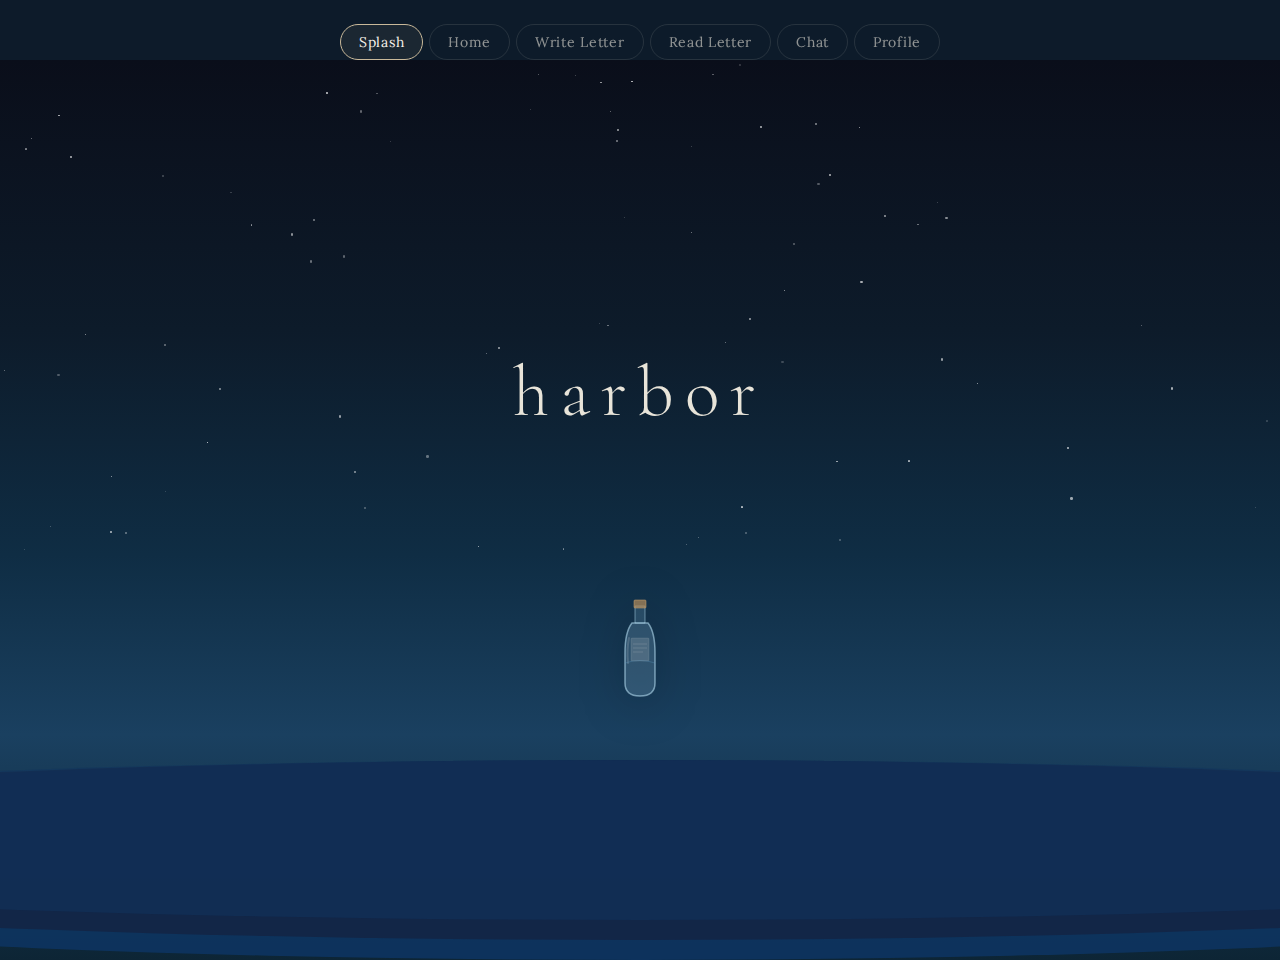
<file: harbor-ui.html>
<!DOCTYPE html>
<html lang="en">
<head>
<meta charset="UTF-8">
<meta name="viewport" content="width=device-width, initial-scale=1.0">
<title>Harbor — UI Prototype</title>
<link href="https://fonts.googleapis.com/css2?family=Cormorant+Garamond:ital,wght@0,300;0,400;0,600;1,300;1,400&family=Lora:ital,wght@0,400;0,500;0,600;1,400;1,500&display=swap" rel="stylesheet">
<style>
  * { margin: 0; padding: 0; box-sizing: border-box; }
  :root {
    --ink: #1a1a2e; --deep: #0d1b2a; --ocean: #0f3460; --wave: #16213e;
    --foam: #e8e4d9; --parchment: #f5f0e8; --sand: #c9b99a; --gold: #c4972f;
  }
  body { font-family: 'Lora', serif; background: var(--deep); color: var(--foam); min-height: 100vh; overflow-x: hidden; }

  .nav { display:flex; justify-content:center; gap:6px; padding:24px 32px 0; flex-wrap:wrap; }
  .nav button { background:transparent; border:1px solid rgba(232,228,217,0.2); color:var(--foam); padding:8px 18px; border-radius:24px; font-family:'Lora',serif; font-size:14px; cursor:pointer; letter-spacing:0.05em; transition:all 0.3s; opacity:0.6; }
  .nav button.active, .nav button:hover { border-color:var(--sand); color:var(--parchment); opacity:1; background:rgba(201,185,154,0.08); }

  .screen { display:none; }
  .screen.active { display:block; }

  /* SPLASH */
  .splash { height:100vh; position:relative; display:flex; flex-direction:column; align-items:center; justify-content:center; overflow:hidden; }
  .ocean-bg { position:absolute; inset:0; background:linear-gradient(180deg,#0a0e1a 0%,#0d1b2a 30%,#0f2d44 55%,#1a4060 75%,#0d2535 100%); }
  .stars { position:absolute; inset:0; overflow:hidden; }
  .star { position:absolute; border-radius:50%; background:white; animation:twinkle var(--d,3s) infinite alternate; opacity:var(--o,0.6); }
  @keyframes twinkle { from{opacity:var(--o,0.3);transform:scale(1)} to{opacity:calc(var(--o,0.3)*0.3);transform:scale(0.7)} }
  .waves-container { position:absolute; bottom:0; left:0; width:100%; height:45%; }
  .wave { position:absolute; width:200%; left:-50%; border-radius:50%; }
  .wave-1 { bottom:0; height:200px; background:rgba(13,52,96,0.9); animation:wave1 8s ease-in-out infinite; }
  .wave-2 { bottom:20px; height:180px; background:rgba(22,33,62,0.7); animation:wave2 10s ease-in-out infinite; }
  .wave-3 { bottom:40px; height:160px; background:rgba(15,52,96,0.5); animation:wave3 12s ease-in-out infinite; }
  @keyframes wave1 { 0%,100%{transform:translateX(0) scaleY(1)} 50%{transform:translateX(-5%) scaleY(1.05)} }
  @keyframes wave2 { 0%,100%{transform:translateX(-3%)} 50%{transform:translateX(5%)} }
  @keyframes wave3 { 0%,100%{transform:translateX(2%)} 50%{transform:translateX(-7%)} }
  .bottle-container { position:absolute; bottom:28%; left:50%; transform:translateX(-50%); animation:bottleDrift 6s ease-in-out infinite; z-index:10; }
  @keyframes bottleDrift {
    0%,100%{transform:translateX(-50%) rotate(-5deg) translateY(0)}
    33%{transform:translateX(calc(-50% + 12px)) rotate(3deg) translateY(-8px)}
    66%{transform:translateX(calc(-50% - 8px)) rotate(-8deg) translateY(4px)}
  }
  .bottle { width:52px; height:120px; position:relative; }
  .bottle svg { width:100%; height:100%; filter:drop-shadow(0 8px 20px rgba(0,0,0,0.5)); }
  .splash-content { position:relative; z-index:20; text-align:center; padding:32px; margin-bottom:200px; }
  .splash-title { font-family:'Cormorant Garamond',serif; font-size:72px; font-weight:300; letter-spacing:0.15em; color:var(--foam); line-height:1; margin-bottom:16px; animation:fadeUp 1.2s ease-out both; }
  .splash-subtitle { font-size:16px; font-weight:300; color:var(--sand); letter-spacing:0.1em; font-style:italic; animation:fadeUp 1.2s 0.3s ease-out both; opacity:0; }
  @keyframes fadeUp { from{opacity:0;transform:translateY(20px)} to{opacity:1;transform:translateY(0)} }
  .splash-cta { position:absolute; bottom:8%; left:50%; transform:translateX(-50%); z-index:20; text-align:center; animation:fadeUp 1.2s 0.8s ease-out both; opacity:0; }
  .btn-primary { display:inline-block; padding:14px 42px; border:1px solid var(--sand); color:var(--parchment); font-family:'Lora',serif; font-size:16px; letter-spacing:0.15em; text-transform:uppercase; cursor:pointer; background:transparent; transition:all 0.4s; position:relative; overflow:hidden; }
  .btn-primary::before { content:''; position:absolute; inset:0; background:var(--sand); transform:scaleX(0); transform-origin:left; transition:transform 0.4s; z-index:-1; }
  .btn-primary:hover { color:var(--ink); }
  .btn-primary:hover::before { transform:scaleX(1); }
  .tagline-small { margin-top:12px; font-size:13px; color:rgba(232,228,217,0.4); letter-spacing:0.05em; }

  /* APP SHELL */
  .app-shell { min-height:100vh; background:linear-gradient(180deg,#0a0e1a 0%,#0d1b2a 100%); padding-bottom:80px; }
  .app-header { padding:20px 24px 0; display:flex; align-items:center; justify-content:space-between; }
  .app-logo { font-family:'Cormorant Garamond',serif; font-size:28px; font-weight:300; letter-spacing:0.15em; }
  .avatar-wrap { display:flex; align-items:center; gap:10px; }
  .avatar { width:40px; height:40px; border-radius:50%; background:linear-gradient(135deg,#0f3460,#c4972f); border:1px solid var(--sand); position:relative; overflow:hidden; cursor:pointer; }
  .avatar::before { content:''; position:absolute; bottom:0; left:50%; transform:translateX(-50%); width:10px; height:20px; background:rgba(232,228,217,0.6); clip-path:polygon(20% 100%,80% 100%,65% 0%,35% 0%); }
  .avatar::after { content:''; position:absolute; top:6px; left:50%; transform:translateX(-50%); width:14px; height:8px; background:rgba(196,151,47,0.8); border-radius:2px 2px 0 0; }
  .username { font-size:13px; color:var(--sand); letter-spacing:0.05em; }
  .section-title { font-family:'Cormorant Garamond',serif; font-size:11px; letter-spacing:0.25em; text-transform:uppercase; color:var(--sand); opacity:0.7; padding:28px 24px 12px; }
  .letter-card { margin:0 20px 12px; border:1px solid rgba(201,185,154,0.15); border-radius:2px; background:rgba(255,255,255,0.03); padding:20px; cursor:pointer; transition:all 0.3s; position:relative; overflow:hidden; }
  .letter-card::before { content:''; position:absolute; left:0; top:0; bottom:0; width:2px; background:var(--gold); opacity:0; transition:opacity 0.3s; }
  .letter-card:hover { background:rgba(255,255,255,0.05); border-color:rgba(201,185,154,0.3); }
  .letter-card:hover::before, .letter-card.letter-unread::before { opacity:1; }
  .letter-meta { display:flex; justify-content:space-between; align-items:center; margin-bottom:10px; }
  .letter-from { font-size:12px; letter-spacing:0.08em; color:var(--sand); font-style:italic; }
  .letter-date { font-size:11px; color:rgba(232,228,217,0.3); letter-spacing:0.05em; }
  .letter-preview { font-size:15px; line-height:1.7; color:rgba(232,228,217,0.8); font-style:italic; }
  .unread-dot { width:6px; height:6px; background:var(--gold); border-radius:50%; display:inline-block; margin-left:6px; animation:glow 2s infinite; }
  @keyframes glow { 0%,100%{opacity:0.4} 50%{opacity:0.9} }
  .write-zone { margin:8px 20px 20px; border:1px dashed rgba(201,185,154,0.2); border-radius:2px; padding:20px; text-align:center; cursor:pointer; transition:all 0.3s; }
  .write-zone:hover { border-color:rgba(201,185,154,0.4); background:rgba(255,255,255,0.02); }
  .write-icon { font-size:28px; margin-bottom:8px; opacity:0.5; }
  .write-label { font-size:14px; color:var(--sand); letter-spacing:0.1em; font-style:italic; }
  .tab-bar { position:fixed; bottom:0; left:0; right:0; background:rgba(10,14,26,0.95); border-top:1px solid rgba(201,185,154,0.1); display:flex; padding:12px 0 16px; backdrop-filter:blur(10px); }
  .tab-item { flex:1; text-align:center; cursor:pointer; opacity:0.4; transition:opacity 0.2s; font-size:10px; letter-spacing:0.08em; text-transform:uppercase; color:var(--foam); padding-top:2px; }
  .tab-item.active { opacity:1; color:var(--sand); }
  .tab-icon { font-size:20px; display:block; margin-bottom:3px; }
  .divider { height:1px; background:rgba(201,185,154,0.06); margin:0 20px; }

  /* WRITE */
  .write-screen { min-height:100vh; background:linear-gradient(160deg,#0f1f35 0%,#0a0e1a 100%); padding-bottom:100px; }
  .write-header { padding:20px 24px; display:flex; align-items:center; gap:16px; border-bottom:1px solid rgba(201,185,154,0.08); }
  .back-btn { font-size:20px; cursor:pointer; opacity:0.5; background:none; border:none; color:var(--foam); padding:4px; transition:opacity 0.2s; }
  .back-btn:hover { opacity:1; }
  .write-header-title { font-family:'Cormorant Garamond',serif; font-size:20px; font-weight:300; letter-spacing:0.1em; font-style:italic; }
  .paper-area { margin:24px 20px; background:var(--parchment); border-radius:1px; padding:32px 28px; min-height:340px; position:relative; box-shadow:0 4px 30px rgba(0,0,0,0.4); }
  .paper-area::before { content:''; position:absolute; inset:32px 28px; background:repeating-linear-gradient(transparent,transparent 27px,rgba(201,185,154,0.3) 27px,rgba(201,185,154,0.3) 28px); pointer-events:none; }
  .letter-textarea { width:100%; min-height:280px; background:transparent; border:none; outline:none; font-family:'Lora',serif; font-size:17px; line-height:28px; color:var(--ink); resize:none; position:relative; z-index:1; }
  .letter-textarea::placeholder { color:rgba(26,26,46,0.3); font-style:italic; }
  .drawing-strip { margin:0 20px; border:1px solid rgba(201,185,154,0.15); border-top:none; padding:14px 18px; display:flex; align-items:center; gap:12px; }
  .draw-btn { display:flex; align-items:center; gap:8px; font-size:13px; cursor:pointer; background:none; border:1px solid rgba(201,185,154,0.2); color:var(--sand); padding:7px 16px; border-radius:24px; font-family:'Lora',serif; letter-spacing:0.05em; transition:all 0.3s; }
  .draw-btn:hover { border-color:var(--sand); background:rgba(201,185,154,0.08); }
  .send-area { margin:20px; display:flex; flex-direction:column; gap:12px; }
  .send-note { font-size:12px; color:rgba(232,228,217,0.3); text-align:center; letter-spacing:0.05em; font-style:italic; }
  .send-note span { color:var(--sand); opacity:0.7; }
  .btn-send { width:100%; padding:16px; background:linear-gradient(135deg,rgba(196,151,47,0.15),rgba(196,151,47,0.05)); border:1px solid rgba(196,151,47,0.4); color:var(--gold); font-family:'Cormorant Garamond',serif; font-size:18px; font-weight:300; letter-spacing:0.2em; cursor:pointer; transition:all 0.4s; display:flex; align-items:center; justify-content:center; gap:10px; }
  .btn-send:hover { background:linear-gradient(135deg,rgba(196,151,47,0.25),rgba(196,151,47,0.1)); border-color:var(--gold); }

  /* READ */
  .read-screen { min-height:100vh; background:linear-gradient(160deg,#0f1f35 0%,#0a0e1a 100%); padding-bottom:100px; }
  .read-header { padding:20px 24px; display:flex; align-items:center; justify-content:space-between; border-bottom:1px solid rgba(201,185,154,0.08); }
  .report-btn { font-size:12px; cursor:pointer; letter-spacing:0.05em; background:none; border:none; color:rgba(232,228,217,0.3); font-family:'Lora',serif; transition:color 0.2s; }
  .report-btn:hover { color:rgba(232,228,217,0.7); }
  .translation-bar { margin:16px 20px 0; padding:10px 16px; background:rgba(196,151,47,0.07); border:1px solid rgba(196,151,47,0.2); border-radius:2px; font-size:12px; color:rgba(196,151,47,0.8); letter-spacing:0.05em; display:flex; align-items:center; gap:8px; }
  .letter-paper { margin:16px 20px; background:var(--parchment); padding:32px 28px; box-shadow:0 4px 30px rgba(0,0,0,0.4); position:relative; }
  .letter-paper::before { content:''; position:absolute; inset:32px 28px; background:repeating-linear-gradient(transparent,transparent 27px,rgba(201,185,154,0.3) 27px,rgba(201,185,154,0.3) 28px); pointer-events:none; }
  .letter-text { font-family:'Lora',serif; font-size:17px; line-height:28px; color:var(--ink); font-style:italic; position:relative; z-index:1; }
  .letter-sketch { margin-top:20px; border-top:1px solid rgba(201,185,154,0.4); padding-top:16px; text-align:center; }
  .sketch-placeholder { width:100%; height:100px; background:repeating-linear-gradient(45deg,transparent,transparent 4px,rgba(201,185,154,0.15) 4px,rgba(201,185,154,0.15) 5px); border-radius:2px; display:flex; align-items:center; justify-content:center; font-size:13px; color:rgba(26,26,46,0.3); font-style:italic; }
  .from-tag { font-size:12px; color:rgba(26,26,46,0.4); text-align:right; margin-top:20px; font-style:italic; position:relative; z-index:1; }
  .letter-actions { margin:0 20px; display:flex; flex-direction:column; gap:10px; }
  .btn-reply { width:100%; padding:15px; background:transparent; border:1px solid rgba(196,151,47,0.4); color:var(--gold); font-family:'Cormorant Garamond',serif; font-size:18px; font-weight:300; letter-spacing:0.15em; cursor:pointer; transition:all 0.3s; }
  .btn-reply:hover { background:rgba(196,151,47,0.08); }
  .btn-release { width:100%; padding:12px; background:transparent; border:1px solid rgba(201,185,154,0.1); color:rgba(232,228,217,0.3); font-family:'Lora',serif; font-size:14px; letter-spacing:0.1em; font-style:italic; cursor:pointer; transition:all 0.3s; }
  .btn-release:hover { border-color:rgba(201,185,154,0.2); color:rgba(232,228,217,0.5); }

  /* CHAT */
  .chat-screen { min-height:100vh; background:linear-gradient(180deg,#0a0e1a 0%,#0d1b2a 100%); display:flex; flex-direction:column; }
  .chat-header { padding:20px 24px; display:flex; align-items:center; justify-content:space-between; border-bottom:1px solid rgba(201,185,154,0.08); position:sticky; top:0; background:rgba(10,14,26,0.9); backdrop-filter:blur(8px); z-index:10; }
  .chat-avatar { width:36px; height:36px; border-radius:50%; background:linear-gradient(135deg,#16213e,#0f3460); border:1px solid rgba(201,185,154,0.3); position:relative; overflow:hidden; }
  .chat-avatar::before { content:''; position:absolute; bottom:3px; left:50%; transform:translateX(-50%); width:8px; height:16px; background:rgba(232,228,217,0.5); clip-path:polygon(20% 100%,80% 100%,65% 0%,35% 0%); }
  .chat-avatar::after { content:''; position:absolute; top:4px; left:50%; transform:translateX(-50%); width:11px; height:6px; background:rgba(196,151,47,0.6); border-radius:2px 2px 0 0; }
  .chat-username { font-size:14px; letter-spacing:0.05em; color:var(--foam); }
  .chat-sub { font-size:11px; color:var(--sand); opacity:0.6; font-style:italic; }
  .chat-delete-btn { font-size:12px; cursor:pointer; background:none; border:none; color:rgba(232,228,217,0.25); font-family:'Lora',serif; letter-spacing:0.05em; transition:color 0.2s; }
  .chat-delete-btn:hover { color:rgba(220,100,100,0.6); }
  .chat-messages { flex:1; padding:20px; display:flex; flex-direction:column; gap:12px; overflow-y:auto; min-height:400px; }
  .msg { max-width:78%; }
  .msg.them { align-self:flex-start; }
  .msg.me { align-self:flex-end; }
  .msg-bubble { padding:12px 16px; font-size:15px; line-height:1.6; font-style:italic; border-radius:2px; }
  .msg.them .msg-bubble { background:rgba(15,52,96,0.5); border:1px solid rgba(201,185,154,0.1); color:rgba(232,228,217,0.85); }
  .msg.me .msg-bubble { background:rgba(196,151,47,0.12); border:1px solid rgba(196,151,47,0.2); color:rgba(232,228,217,0.9); }
  .msg-time { font-size:10px; color:rgba(232,228,217,0.2); margin-top:4px; letter-spacing:0.05em; padding:0 4px; }
  .msg.me .msg-time { text-align:right; }
  .translation-note { font-size:11px; color:rgba(196,151,47,0.5); font-style:italic; margin-top:3px; padding-left:2px; }
  .contact-exchange-bar { margin:0 16px 12px; padding:10px 16px; background:rgba(196,151,47,0.06); border:1px solid rgba(196,151,47,0.15); border-radius:2px; font-size:12px; color:rgba(196,151,47,0.6); text-align:center; cursor:pointer; transition:all 0.3s; letter-spacing:0.05em; font-style:italic; }
  .contact-exchange-bar:hover { background:rgba(196,151,47,0.1); color:rgba(196,151,47,0.9); }
  .chat-input-area { padding:12px 16px 20px; border-top:1px solid rgba(201,185,154,0.08); background:rgba(10,14,26,0.9); backdrop-filter:blur(8px); display:flex; gap:10px; align-items:flex-end; }
  .chat-input { flex:1; background:rgba(255,255,255,0.04); border:1px solid rgba(201,185,154,0.15); border-radius:2px; padding:12px 14px; color:var(--foam); font-family:'Lora',serif; font-size:15px; font-style:italic; outline:none; resize:none; min-height:44px; max-height:100px; }
  .chat-input::placeholder { color:rgba(232,228,217,0.2); }
  .chat-input:focus { border-color:rgba(201,185,154,0.3); }
  .send-msg-btn { width:44px; height:44px; background:rgba(196,151,47,0.15); border:1px solid rgba(196,151,47,0.3); border-radius:50%; color:var(--gold); cursor:pointer; font-size:18px; display:flex; align-items:center; justify-content:center; transition:all 0.3s; }
  .send-msg-btn:hover { background:rgba(196,151,47,0.25); }

  /* PROFILE */
  .profile-screen { min-height:100vh; background:linear-gradient(180deg,#0a0e1a 0%,#0d1b2a 100%); padding-bottom:100px; }
  .profile-header { padding:20px 24px; text-align:center; border-bottom:1px solid rgba(201,185,154,0.08); }
  .profile-avatar-large { width:80px; height:80px; border-radius:50%; margin:0 auto 16px; background:radial-gradient(circle at 35% 35%,#1a4060,#0d1b2a); border:1px solid rgba(201,185,154,0.3); position:relative; overflow:hidden; }
  .profile-avatar-large::before { content:''; position:absolute; bottom:8px; left:50%; transform:translateX(-50%); width:18px; height:36px; background:rgba(232,228,217,0.5); clip-path:polygon(20% 100%,80% 100%,65% 0%,35% 0%); }
  .profile-avatar-large::after { content:''; position:absolute; top:10px; left:50%; transform:translateX(-50%); width:26px; height:14px; background:rgba(196,151,47,0.7); border-radius:4px 4px 0 0; box-shadow:0 0 20px rgba(196,151,47,0.5); }
  .profile-name { font-family:'Cormorant Garamond',serif; font-size:24px; font-weight:300; letter-spacing:0.12em; color:var(--foam); margin-bottom:4px; }
  .profile-joined { font-size:12px; color:var(--sand); opacity:0.5; font-style:italic; }
  .stats-row { display:flex; margin:0 20px; border:1px solid rgba(201,185,154,0.1); border-radius:2px; margin-top:24px; overflow:hidden; }
  .stat-block { flex:1; text-align:center; padding:20px 10px; border-right:1px solid rgba(201,185,154,0.1); }
  .stat-block:last-child { border-right:none; }
  .stat-num { font-family:'Cormorant Garamond',serif; font-size:32px; font-weight:300; color:var(--gold); line-height:1; margin-bottom:6px; }
  .stat-label { font-size:11px; color:rgba(232,228,217,0.35); letter-spacing:0.08em; text-transform:uppercase; }
  .lighthouse-beacon { margin:32px 20px 0; text-align:center; }
  .beacon-label { font-size:12px; color:var(--sand); opacity:0.5; letter-spacing:0.1em; text-transform:uppercase; margin-bottom:16px; }
  .lighthouse-svg-wrap { display:inline-block; position:relative; }
  .beam { position:absolute; top:20px; left:50%; width:120px; height:2px; background:linear-gradient(90deg,rgba(196,151,47,0.8),transparent); transform-origin:left center; animation:sweep 4s ease-in-out infinite; }
  @keyframes sweep { 0%{transform:rotate(-60deg);opacity:1} 50%{transform:rotate(60deg);opacity:0.8} 100%{transform:rotate(-60deg);opacity:1} }
  .beacon-intensity { font-size:13px; color:var(--gold); margin-top:12px; font-style:italic; opacity:0.8; }
  .notif-card { margin:24px 20px 0; padding:20px; background:rgba(196,151,47,0.06); border:1px solid rgba(196,151,47,0.2); border-radius:2px; display:flex; gap:14px; align-items:flex-start; }
  .notif-icon { font-size:24px; }
  .notif-text { font-size:14px; line-height:1.6; color:rgba(232,228,217,0.7); font-style:italic; }
  .notif-text strong { color:var(--gold); font-style:normal; }

  /* CANVAS */
  .canvas-modal { display:none; position:fixed; inset:0; background:rgba(10,14,26,0.95); z-index:100; flex-direction:column; align-items:center; justify-content:center; backdrop-filter:blur(4px); }
  .canvas-modal.open { display:flex; }
  .canvas-wrap { background:var(--parchment); border-radius:2px; padding:16px; box-shadow:0 0 60px rgba(0,0,0,0.5); }
  #drawCanvas { cursor:crosshair; display:block; border-radius:1px; }
  .canvas-tools { display:flex; gap:10px; margin-top:12px; justify-content:center; flex-wrap:wrap; }
  .color-dot { width:26px; height:26px; border-radius:50%; cursor:pointer; border:2px solid transparent; transition:border-color 0.2s; }
  .color-dot.selected { border-color:var(--foam); }
  .canvas-btn { padding:6px 16px; background:none; border:1px solid rgba(26,26,46,0.3); color:var(--ink); font-family:'Lora',serif; font-size:14px; cursor:pointer; border-radius:20px; transition:all 0.2s; }
  .canvas-btn:hover { background:rgba(26,26,46,0.1); }
  .canvas-btn.done { background:var(--ink); color:var(--parchment); }
  .screen-label { text-align:center; font-size:10px; letter-spacing:0.2em; text-transform:uppercase; color:rgba(201,185,154,0.25); padding:10px; border-bottom:1px solid rgba(201,185,154,0.06); }
  ::-webkit-scrollbar { width:4px; }
  ::-webkit-scrollbar-thumb { background:rgba(201,185,154,0.2); border-radius:2px; }
</style>
</head>
<body>

<div class="nav">
  <button class="active" onclick="show('splash')">Splash</button>
  <button onclick="show('home')">Home</button>
  <button onclick="show('write')">Write Letter</button>
  <button onclick="show('read')">Read Letter</button>
  <button onclick="show('chat')">Chat</button>
  <button onclick="show('profile')">Profile</button>
</div>

<!-- SPLASH -->
<div id="splash" class="screen active">
  <div class="splash">
    <div class="ocean-bg"></div>
    <div class="stars" id="starsEl"></div>
    <div class="waves-container">
      <div class="wave wave-1"></div>
      <div class="wave wave-2"></div>
      <div class="wave wave-3"></div>
    </div>
    <div class="bottle-container">
      <div class="bottle">
        <svg viewBox="0 0 52 120" fill="none">
          <path d="M18 35 C14 40 11 50 11 65 L11 95 C11 103 16 108 26 108 C36 108 41 103 41 95 L41 65 C41 50 38 40 34 35 Z" fill="rgba(130,180,210,0.25)" stroke="rgba(180,220,240,0.6)" stroke-width="1.5"/>
          <path d="M21 18 L21 35 L31 35 L31 18 Z" fill="rgba(130,180,210,0.2)" stroke="rgba(180,220,240,0.5)" stroke-width="1"/>
          <rect x="20" y="12" width="12" height="8" rx="1" fill="rgba(180,140,90,0.7)" stroke="rgba(200,160,110,0.5)" stroke-width="1"/>
          <rect x="17" y="50" width="18" height="23" rx="1" fill="rgba(245,240,232,0.15)" stroke="rgba(245,240,232,0.2)" stroke-width="0.5"/>
          <line x1="19" y1="56" x2="33" y2="56" stroke="rgba(245,240,232,0.3)" stroke-width="0.5"/>
          <line x1="19" y1="60" x2="33" y2="60" stroke="rgba(245,240,232,0.3)" stroke-width="0.5"/>
          <line x1="19" y1="64" x2="29" y2="64" stroke="rgba(245,240,232,0.3)" stroke-width="0.5"/>
          <path d="M15 50 C14 55 13 65 14 75" stroke="rgba(255,255,255,0.15)" stroke-width="2" stroke-linecap="round"/>
          <path d="M11 75 Q26 70 41 75" stroke="rgba(100,160,200,0.3)" stroke-width="1" fill="none"/>
        </svg>
      </div>
    </div>
    <div class="splash-content">
      <div class="splash-title">harbor</div>
      <div class="splash-subtitle">letters that find their way</div>
    </div>
    <div class="splash-cta">
      <button class="btn-primary" onclick="show('home')">Begin</button>
      <div class="tagline-small">anonymous · borderless · between people</div>
    </div>
  </div>
</div>

<!-- HOME -->
<div id="home" class="screen">
  <div class="app-shell">
    <div class="screen-label">Home — Inbox</div>
    <div class="app-header">
      <div class="app-logo">harbor</div>
      <div class="avatar-wrap">
        <div class="username">Misty Shore</div>
        <div class="avatar" onclick="show('profile')"></div>
      </div>
    </div>
    <div class="section-title">Your words</div>
    <div class="write-zone" onclick="show('write')">
      <div class="write-icon">✉</div>
      <div class="write-label">Write a letter to the ocean...</div>
    </div>
    <div class="divider"></div>
    <div class="section-title">Arrived for you <span class="unread-dot"></span></div>
    <div class="letter-card letter-unread" onclick="show('read')">
      <div class="letter-meta"><span class="letter-from">from Northern Flame</span><span class="letter-date">today</span></div>
      <div class="letter-preview">"I don't know who you are. But today I felt like writing to someone who doesn't know me at all..."</div>
    </div>
    <div class="letter-card" onclick="show('read')">
      <div class="letter-meta"><span class="letter-from">from Lunar Tide</span><span class="letter-date">yesterday</span></div>
      <div class="letter-preview">"Autumn feels particularly long this year. I watch the trees and wonder how they are not afraid..."</div>
    </div>
    <div class="letter-card" onclick="show('read')">
      <div class="letter-meta"><span class="letter-from">from Blue Cove</span><span class="letter-date">3 days ago</span></div>
      <div class="letter-preview">"I painted for the first time in three years today. Clumsy and funny, but it felt good."</div>
    </div>
    <div class="tab-bar">
      <div class="tab-item active"><span class="tab-icon">⚓</span>Letters</div>
      <div class="tab-item" onclick="show('chat')"><span class="tab-icon">🔦</span>Chats</div>
      <div class="tab-item" onclick="show('profile')"><span class="tab-icon">🏮</span>Profile</div>
    </div>
  </div>
</div>

<!-- WRITE -->
<div id="write" class="screen">
  <div class="write-screen">
    <div class="screen-label">Write a Letter</div>
    <div class="write-header">
      <button class="back-btn" onclick="show('home')">←</button>
      <div class="write-header-title">A letter to the ocean</div>
    </div>
    <div class="section-title">Your words</div>
    <div class="paper-area">
      <textarea class="letter-textarea" placeholder="Write whatever you wish. This letter will find the one who needs it..."></textarea>
    </div>
    <div class="drawing-strip">
      <button class="draw-btn" onclick="openCanvas()"><span>✏</span> Add a sketch</button>
      <span style="font-size:12px;color:rgba(232,228,217,0.25);font-style:italic;">optional</span>
    </div>
    <div class="send-area">
      <div class="send-note">Your letter will be <span>reviewed</span> and drift to a stranger.<br>You will never know who receives it.</div>
      <button class="btn-send"><span>⟿</span> Send to sea</button>
    </div>
  </div>
</div>

<!-- READ -->
<div id="read" class="screen">
  <div class="read-screen">
    <div class="screen-label">Incoming Letter</div>
    <div class="read-header">
      <button class="back-btn" onclick="show('home')" style="background:none;border:none;color:var(--foam);font-size:20px;cursor:pointer;opacity:0.5;">←</button>
      <div style="font-family:'Cormorant Garamond',serif;font-size:18px;font-weight:300;font-style:italic;">from Northern Flame</div>
      <button class="report-btn">⚑ Report</button>
    </div>
    <div class="translation-bar">🌐 Auto-translated from Italian</div>
    <div class="letter-paper">
      <div class="letter-text">
        I don't know who you are. But today I felt like writing to someone who doesn't know me at all — no history, no expectations.<br><br>
        I live by the sea. Every morning I step out onto the balcony and listen to it breathe. Sometimes I feel like it knows something I don't. Something important.<br><br>
        Do you ever just listen to something, with no particular reason?
      </div>
      <div class="letter-sketch">
        <div class="sketch-placeholder">✏ a pencil sketch of a wave</div>
      </div>
      <div class="from-tag">— Northern Flame, Italy</div>
    </div>
    <div class="letter-actions">
      <button class="btn-reply" onclick="show('chat')">Reply → start a conversation</button>
      <button class="btn-release">Release this letter</button>
    </div>
  </div>
</div>

<!-- CHAT -->
<div id="chat" class="screen">
  <div class="chat-screen">
    <div class="screen-label">Anonymous Chat</div>
    <div class="chat-header">
      <div style="display:flex;align-items:center;gap:10px;">
        <button class="back-btn" onclick="show('home')" style="background:none;border:none;color:var(--foam);font-size:20px;cursor:pointer;opacity:0.5;">←</button>
        <div style="display:flex;align-items:center;gap:12px;">
          <div class="chat-avatar"></div>
          <div>
            <div class="chat-username">Northern Flame</div>
            <div class="chat-sub">online · Italy</div>
          </div>
        </div>
      </div>
      <button class="chat-delete-btn">Delete chat</button>
    </div>
    <div class="chat-messages">
      <div style="text-align:center;font-size:12px;color:rgba(232,228,217,0.2);font-style:italic;margin-bottom:8px;letter-spacing:0.05em;">Conversation started — letter from Feb 28</div>
      <div class="msg them">
        <div class="msg-bubble">You actually replied. I honestly didn't expect that.</div>
        <div class="translation-note">🌐 translated from Italian</div>
        <div class="msg-time">14:23</div>
      </div>
      <div class="msg me">
        <div class="msg-bubble">Your letter about the sea — I read it twice. There's no sea near my city, only rivers. But I understood what you meant.</div>
        <div class="msg-time">14:27</div>
      </div>
      <div class="msg them">
        <div class="msg-bubble">Rivers breathe too. In their own way.</div>
        <div class="translation-note">🌐 translated from Italian</div>
        <div class="msg-time">14:31</div>
      </div>
      <div class="msg me">
        <div class="msg-bubble">Yes. You're right. I hadn't thought of it like that.</div>
        <div class="msg-time">14:33</div>
      </div>
    </div>
    <div class="contact-exchange-bar">⚓ Exchange contacts to meet in real life</div>
    <div class="chat-input-area">
      <textarea class="chat-input" placeholder="Write something..." rows="1"></textarea>
      <button class="send-msg-btn">→</button>
    </div>
  </div>
</div>

<!-- PROFILE -->
<div id="profile" class="screen">
  <div class="profile-screen">
    <div class="screen-label">Profile</div>
    <div class="app-header" style="justify-content:flex-end;padding-bottom:12px;">
      <button class="back-btn" onclick="show('home')" style="background:none;border:none;color:var(--foam);font-size:20px;cursor:pointer;opacity:0.5;">←</button>
    </div>
    <div class="profile-header">
      <div class="profile-avatar-large"></div>
      <div class="profile-name">Misty Shore</div>
      <div class="profile-joined">with you since January 2026</div>
    </div>
    <div class="stats-row">
      <div class="stat-block"><div class="stat-num">14</div><div class="stat-label">Sent</div></div>
      <div class="stat-block"><div class="stat-num">19</div><div class="stat-label">Received</div></div>
      <div class="stat-block"><div class="stat-num">6</div><div class="stat-label">Replied</div></div>
    </div>
    <div class="lighthouse-beacon">
      <div class="beacon-label">Your Lighthouse</div>
      <div class="lighthouse-svg-wrap">
        <svg width="60" height="90" viewBox="0 0 60 90" fill="none">
          <rect x="15" y="78" width="30" height="8" rx="2" fill="rgba(201,185,154,0.3)"/>
          <path d="M24 35 L22 78 L38 78 L36 35 Z" fill="rgba(232,228,217,0.15)" stroke="rgba(232,228,217,0.3)" stroke-width="1"/>
          <path d="M22.5 52 L37.5 52 L37 58 L23 58 Z" fill="rgba(196,151,47,0.2)"/>
          <path d="M23.5 66 L36.5 66 L36 72 L24 72 Z" fill="rgba(196,151,47,0.2)"/>
          <rect x="20" y="25" width="20" height="12" rx="2" fill="rgba(196,151,47,0.3)" stroke="rgba(196,151,47,0.5)" stroke-width="1"/>
          <circle cx="30" cy="31" r="5" fill="rgba(196,151,47,0.8)"/>
          <circle cx="30" cy="31" r="8" fill="rgba(196,151,47,0.2)"/>
          <path d="M22 25 L30 14 L38 25 Z" fill="rgba(232,228,217,0.2)" stroke="rgba(232,228,217,0.3)" stroke-width="1"/>
        </svg>
        <div class="beam"></div>
      </div>
      <div class="beacon-intensity">brightness: active</div>
    </div>
    <div class="notif-card">
      <div class="notif-icon">🔦</div>
      <div class="notif-text"><strong>Someone is waiting for your light.</strong><br>You haven't visited in 3 days. Your lighthouse is beginning to fade.</div>
    </div>
    <div class="tab-bar">
      <div class="tab-item" onclick="show('home')"><span class="tab-icon">⚓</span>Letters</div>
      <div class="tab-item" onclick="show('chat')"><span class="tab-icon">🔦</span>Chats</div>
      <div class="tab-item active"><span class="tab-icon">🏮</span>Profile</div>
    </div>
  </div>
</div>

<!-- CANVAS -->
<div class="canvas-modal" id="canvasModal">
  <div class="canvas-wrap">
    <canvas id="drawCanvas" width="300" height="200" style="background:#f5f0e8;border-radius:1px;"></canvas>
    <div class="canvas-tools">
      <div class="color-dot selected" style="background:#1a1a2e;" data-color="#1a1a2e" onclick="setColor(this)"></div>
      <div class="color-dot" style="background:#5a3e2b;" data-color="#5a3e2b" onclick="setColor(this)"></div>
      <div class="color-dot" style="background:#0f3460;" data-color="#0f3460" onclick="setColor(this)"></div>
      <div class="color-dot" style="background:#c4972f;" data-color="#c4972f" onclick="setColor(this)"></div>
      <div class="color-dot" style="background:#c9b99a;" data-color="#c9b99a" onclick="setColor(this)"></div>
      <button class="canvas-btn" onclick="clearCanvas()">Clear</button>
      <button class="canvas-btn done" onclick="closeCanvas()">Done</button>
    </div>
  </div>
</div>

<script>
  function show(id) {
    document.querySelectorAll('.screen').forEach(s => s.classList.remove('active'));
    document.getElementById(id).classList.add('active');
    const map = ['splash','home','write','read','chat','profile'];
    document.querySelectorAll('.nav button').forEach((b,i) => b.classList.toggle('active', map[i]===id));
    window.scrollTo(0,0);
  }
  const starsEl = document.getElementById('starsEl');
  for (let i=0;i<80;i++) {
    const s=document.createElement('div'); s.className='star';
    const sz=Math.random()*2+0.5;
    s.style.cssText=`width:${sz}px;height:${sz}px;left:${Math.random()*100}%;top:${Math.random()*55}%;--d:${2+Math.random()*4}s;--o:${0.2+Math.random()*0.6};animation-delay:${Math.random()*4}s;`;
    starsEl.appendChild(s);
  }
  let drawing=false,ctx,color='#1a1a2e';
  function openCanvas() {
    document.getElementById('canvasModal').classList.add('open');
    const c=document.getElementById('drawCanvas');
    ctx=c.getContext('2d'); ctx.lineWidth=2; ctx.lineCap='round'; ctx.strokeStyle=color;
    c.onmousedown=e=>{drawing=true;ctx.beginPath();ctx.moveTo(...pos(e,c));};
    c.onmousemove=e=>{if(!drawing)return;ctx.strokeStyle=color;ctx.lineTo(...pos(e,c));ctx.stroke();};
    c.onmouseup=c.onmouseleave=()=>drawing=false;
    c.ontouchstart=e=>{e.preventDefault();drawing=true;ctx.beginPath();ctx.moveTo(...posT(e,c));};
    c.ontouchmove=e=>{e.preventDefault();if(!drawing)return;ctx.strokeStyle=color;ctx.lineTo(...posT(e,c));ctx.stroke();};
    c.ontouchend=()=>drawing=false;
  }
  function pos(e,c){const r=c.getBoundingClientRect();return[e.clientX-r.left,e.clientY-r.top];}
  function posT(e,c){const r=c.getBoundingClientRect();return[e.touches[0].clientX-r.left,e.touches[0].clientY-r.top];}
  function setColor(el){document.querySelectorAll('.color-dot').forEach(d=>d.classList.remove('selected'));el.classList.add('selected');color=el.dataset.color;}
  function clearCanvas(){if(ctx)ctx.clearRect(0,0,300,200);}
  function closeCanvas(){document.getElementById('canvasModal').classList.remove('open');}
</script>
</body>
</html>
</file>
